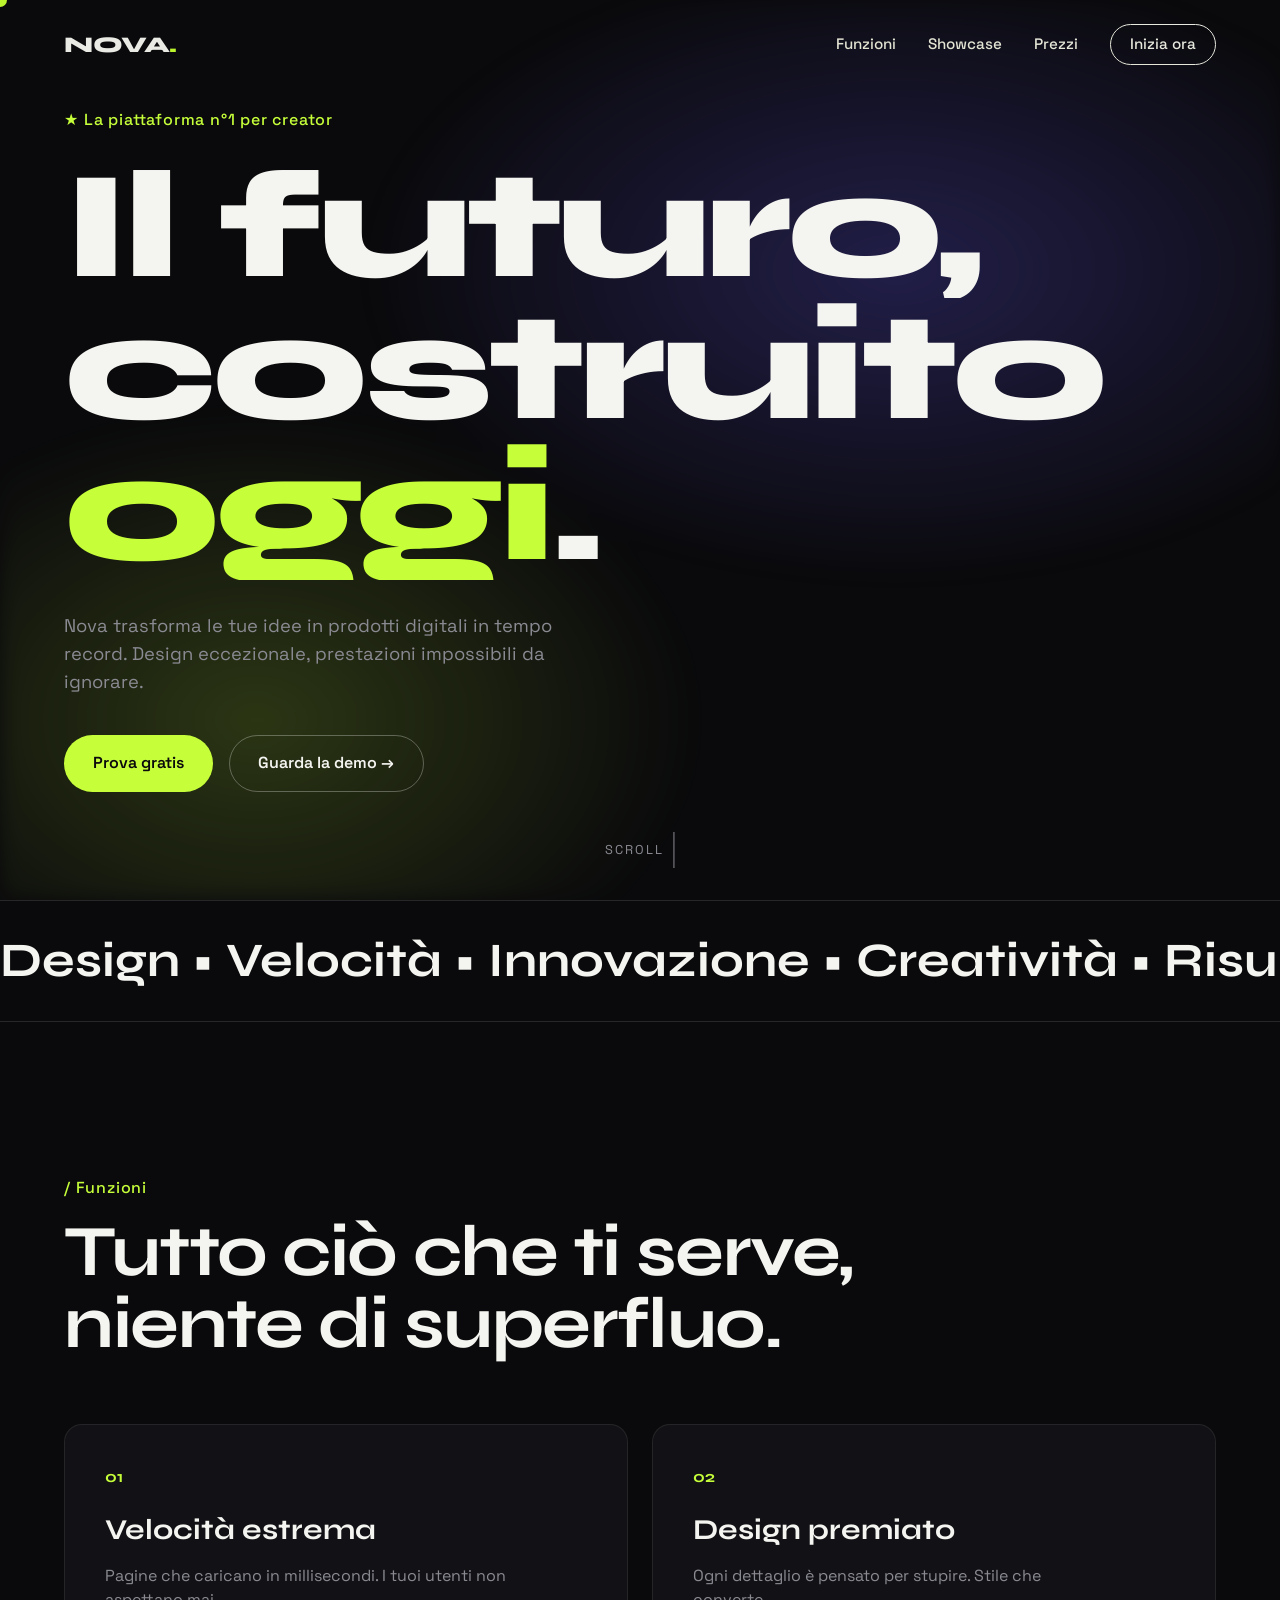
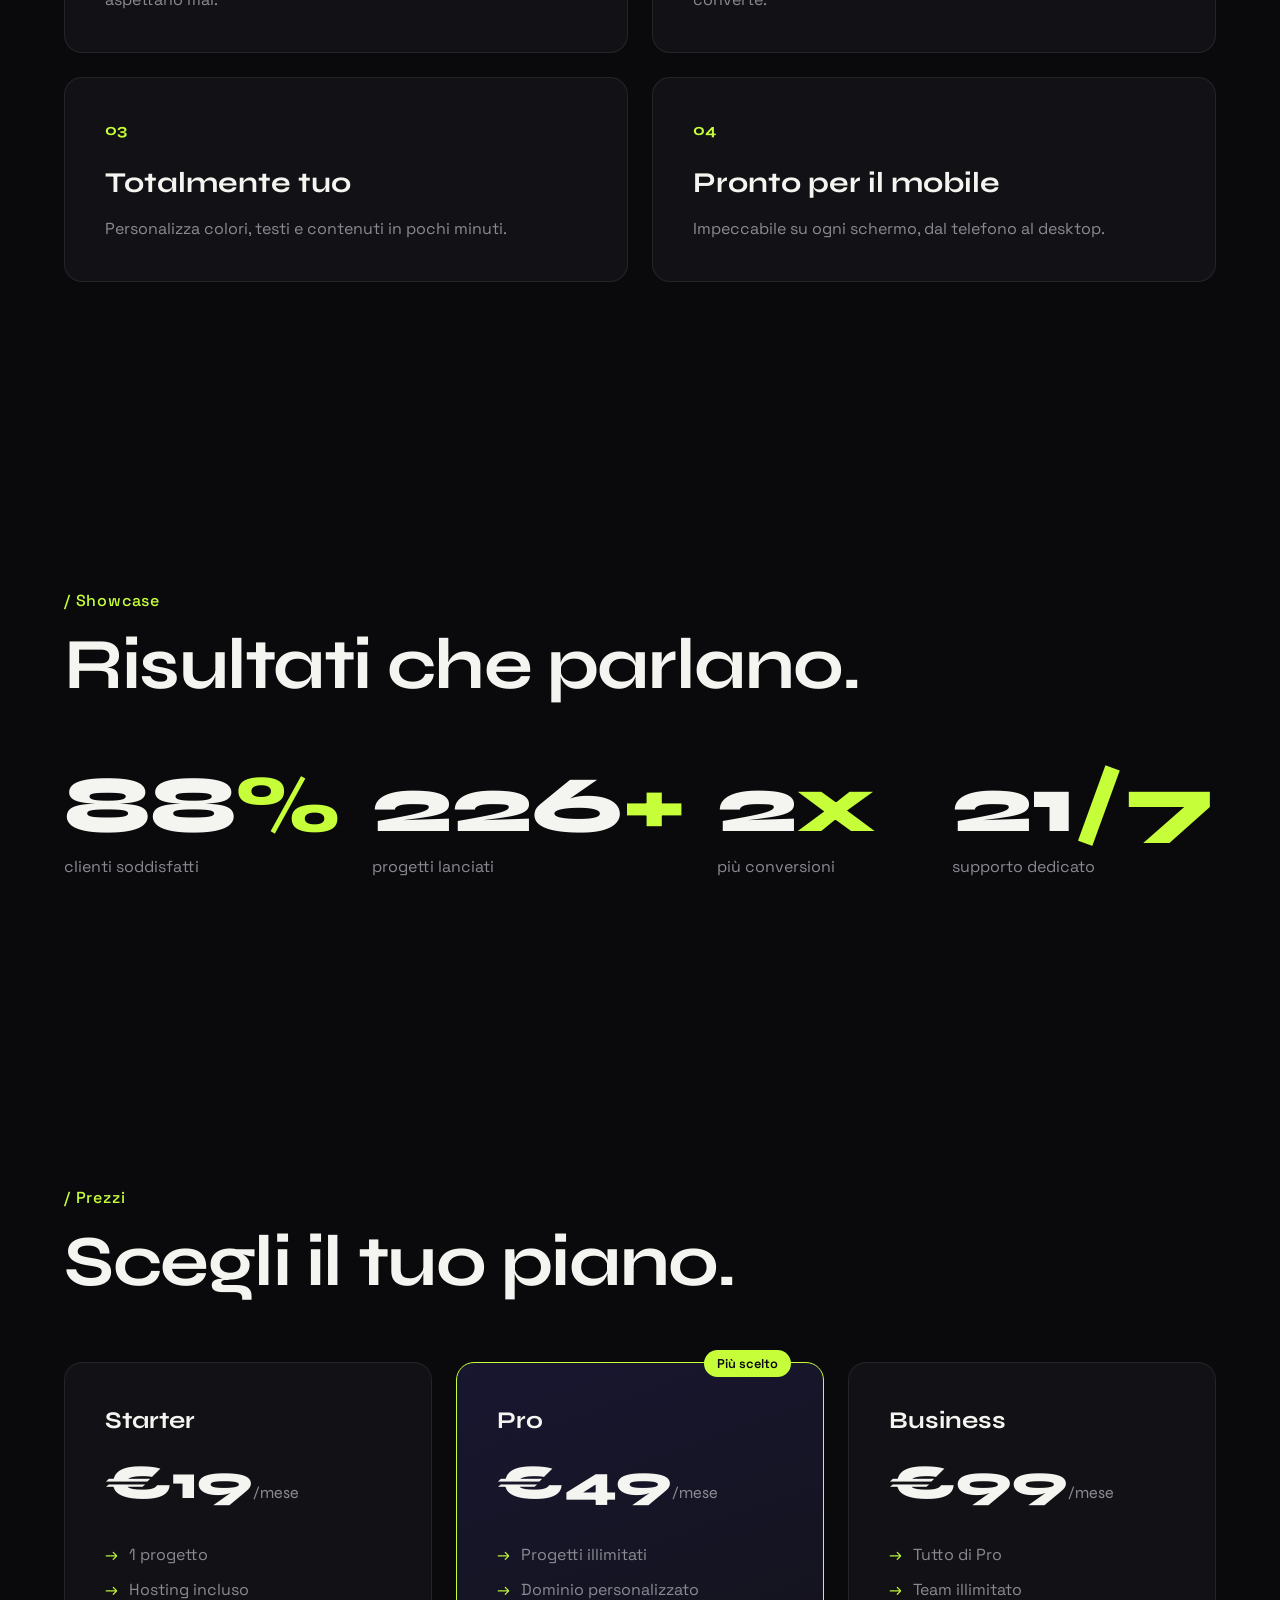
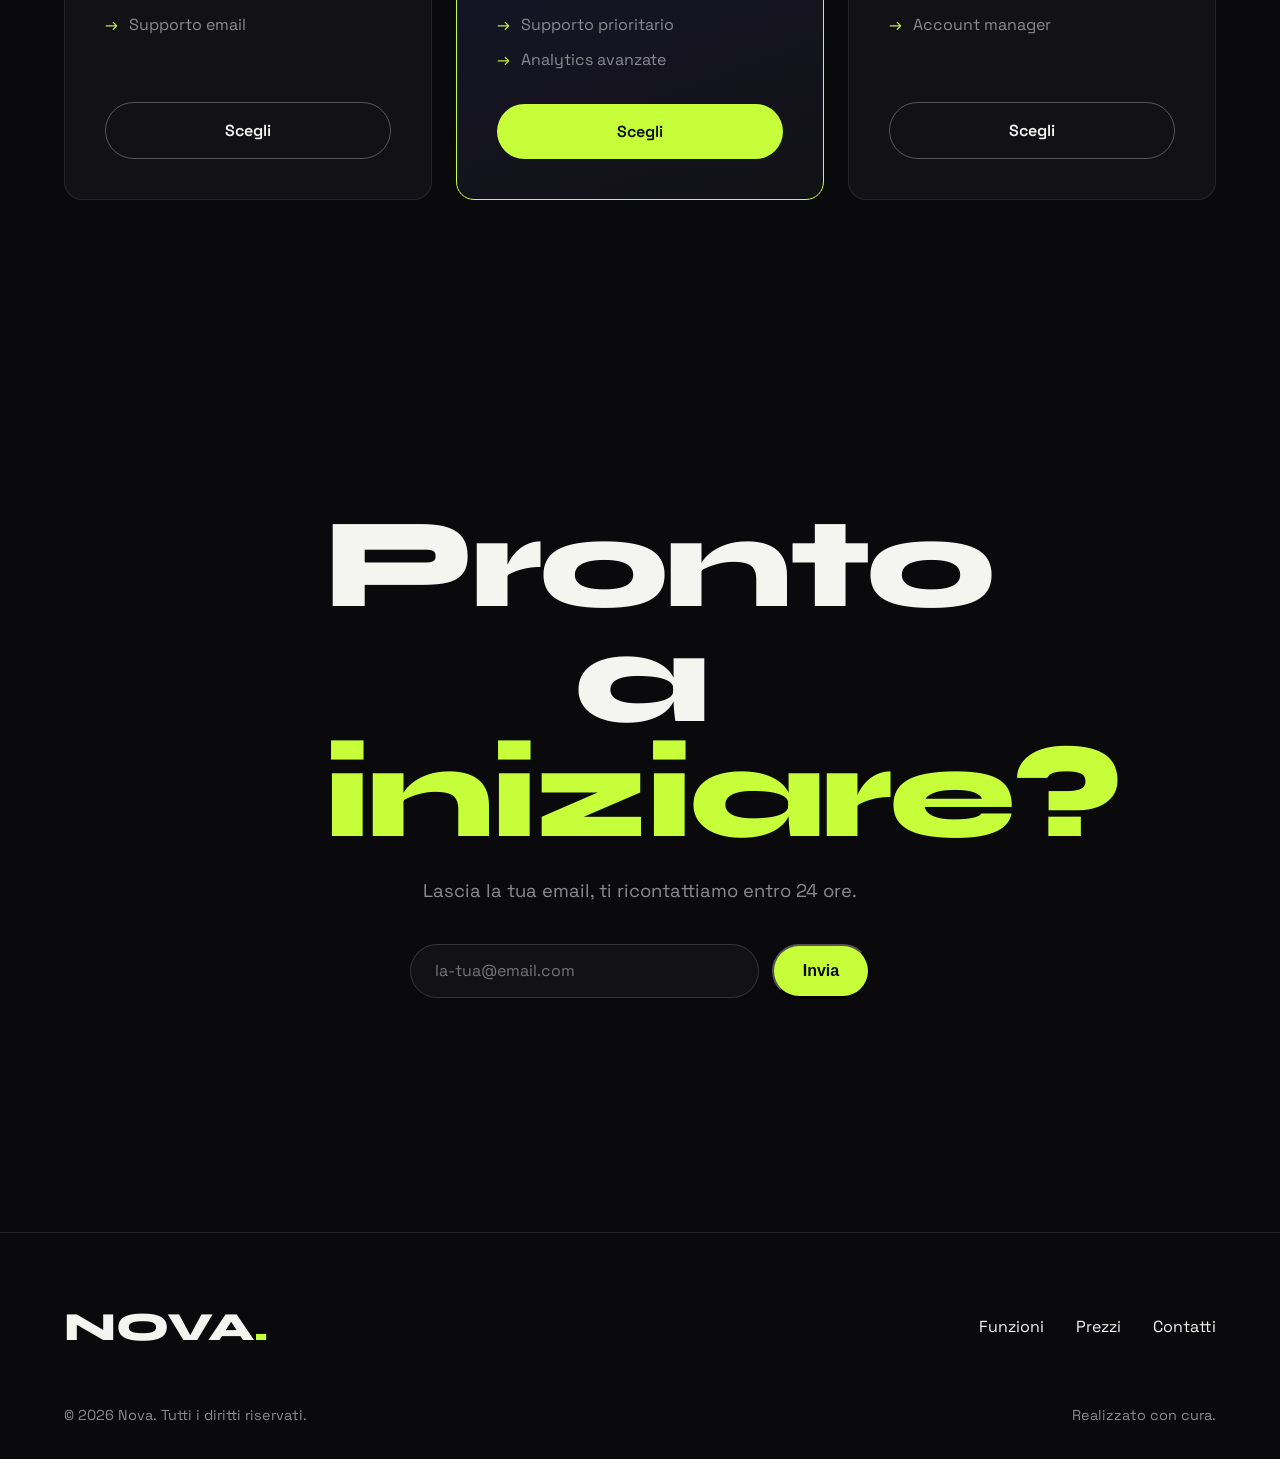
<file: index.html>
<!DOCTYPE html>
<html lang="it">
<head>
  <meta charset="UTF-8" />
  <meta name="viewport" content="width=device-width, initial-scale=1.0" />
  <title>Nova — Il futuro, oggi.</title>
  <meta name="description" content="Nova è la piattaforma che trasforma le tue idee in prodotti digitali in tempo record. Veloce, elegante, potente." />

  <!-- Open Graph (anteprima quando condividi il link) -->
  <meta property="og:title" content="Nova — Il futuro, oggi." />
  <meta property="og:description" content="Trasforma le tue idee in prodotti digitali in tempo record." />
  <meta property="og:type" content="website" />

  <link rel="preconnect" href="https://fonts.googleapis.com" />
  <link rel="preconnect" href="https://fonts.gstatic.com" crossorigin />
  <link href="https://fonts.googleapis.com/css2?family=Space+Grotesk:wght@400;500;600;700&family=Syne:wght@600;700;800&display=swap" rel="stylesheet" />
  <link rel="stylesheet" href="css/style.css" />
</head>
<body>
  <!-- Cursore personalizzato -->
  <div class="cursor" id="cursor"></div>

  <!-- Loader iniziale -->
  <div class="loader" id="loader">
    <span class="loader__num" id="loaderNum">0</span>
  </div>

  <!-- Navbar -->
  <header class="nav" id="nav">
    <a href="#hero" class="nav__logo" data-hover>NOVA<span>.</span></a>
    <nav class="nav__links">
      <a href="#features" data-hover>Funzioni</a>
      <a href="#showcase" data-hover>Showcase</a>
      <a href="#pricing" data-hover>Prezzi</a>
      <a href="#contact" class="nav__cta" data-hover>Inizia ora</a>
    </nav>
    <button class="nav__burger" id="burger" aria-label="Menu">
      <span></span><span></span>
    </button>
  </header>

  <main>
    <!-- HERO -->
    <section class="hero" id="hero">
      <div class="hero__bg"></div>
      <div class="hero__content">
        <p class="hero__eyebrow reveal">★ La piattaforma n°1 per creator</p>
        <h1 class="hero__title">
          <span class="line"><span>Il futuro,</span></span>
          <span class="line"><span>costruito <em>oggi</em>.</span></span>
        </h1>
        <p class="hero__sub reveal">Nova trasforma le tue idee in prodotti digitali in tempo record. Design eccezionale, prestazioni impossibili da ignorare.</p>
        <div class="hero__actions reveal">
          <a href="#contact" class="btn btn--primary" data-hover>Prova gratis</a>
          <a href="#showcase" class="btn btn--ghost" data-hover>Guarda la demo →</a>
        </div>
      </div>
      <div class="hero__scroll">scroll <span></span></div>
    </section>

    <!-- MARQUEE -->
    <section class="marquee" aria-hidden="true">
      <div class="marquee__track">
        <span>Design • Velocità • Innovazione • Creatività • Risultati •&nbsp;</span>
        <span>Design • Velocità • Innovazione • Creatività • Risultati •&nbsp;</span>
      </div>
    </section>

    <!-- FEATURES -->
    <section class="features" id="features">
      <div class="section__head">
        <span class="section__tag reveal">/ Funzioni</span>
        <h2 class="section__title reveal">Tutto ciò che ti serve,<br/>niente di superfluo.</h2>
      </div>
      <div class="features__grid">
        <article class="feature reveal" data-hover>
          <span class="feature__num">01</span>
          <h3>Velocità estrema</h3>
          <p>Pagine che caricano in millisecondi. I tuoi utenti non aspettano mai.</p>
        </article>
        <article class="feature reveal" data-hover>
          <span class="feature__num">02</span>
          <h3>Design premiato</h3>
          <p>Ogni dettaglio è pensato per stupire. Stile che converte.</p>
        </article>
        <article class="feature reveal" data-hover>
          <span class="feature__num">03</span>
          <h3>Totalmente tuo</h3>
          <p>Personalizza colori, testi e contenuti in pochi minuti.</p>
        </article>
        <article class="feature reveal" data-hover>
          <span class="feature__num">04</span>
          <h3>Pronto per il mobile</h3>
          <p>Impeccabile su ogni schermo, dal telefono al desktop.</p>
        </article>
      </div>
    </section>

    <!-- SHOWCASE -->
    <section class="showcase" id="showcase">
      <div class="section__head">
        <span class="section__tag reveal">/ Showcase</span>
        <h2 class="section__title reveal">Risultati che parlano.</h2>
      </div>
      <div class="showcase__grid">
        <div class="stat reveal"><span class="stat__num" data-count="98">0</span><span class="stat__unit">%</span><p>clienti soddisfatti</p></div>
        <div class="stat reveal"><span class="stat__num" data-count="250">0</span><span class="stat__unit">+</span><p>progetti lanciati</p></div>
        <div class="stat reveal"><span class="stat__num" data-count="3">0</span><span class="stat__unit">x</span><p>più conversioni</p></div>
        <div class="stat reveal"><span class="stat__num" data-count="24">0</span><span class="stat__unit">/7</span><p>supporto dedicato</p></div>
      </div>
    </section>

    <!-- PRICING -->
    <section class="pricing" id="pricing">
      <div class="section__head">
        <span class="section__tag reveal">/ Prezzi</span>
        <h2 class="section__title reveal">Scegli il tuo piano.</h2>
      </div>
      <div class="pricing__grid">
        <article class="plan reveal" data-hover>
          <h3>Starter</h3>
          <p class="plan__price">€19<span>/mese</span></p>
          <ul>
            <li>1 progetto</li>
            <li>Hosting incluso</li>
            <li>Supporto email</li>
          </ul>
          <a href="#contact" class="btn btn--ghost" data-hover>Scegli</a>
        </article>
        <article class="plan plan--featured reveal" data-hover>
          <span class="plan__badge">Più scelto</span>
          <h3>Pro</h3>
          <p class="plan__price">€49<span>/mese</span></p>
          <ul>
            <li>Progetti illimitati</li>
            <li>Dominio personalizzato</li>
            <li>Supporto prioritario</li>
            <li>Analytics avanzate</li>
          </ul>
          <a href="#contact" class="btn btn--primary" data-hover>Scegli</a>
        </article>
        <article class="plan reveal" data-hover>
          <h3>Business</h3>
          <p class="plan__price">€99<span>/mese</span></p>
          <ul>
            <li>Tutto di Pro</li>
            <li>Team illimitato</li>
            <li>Account manager</li>
          </ul>
          <a href="#contact" class="btn btn--ghost" data-hover>Scegli</a>
        </article>
      </div>
    </section>

    <!-- CTA / CONTACT -->
    <section class="cta" id="contact">
      <h2 class="cta__title reveal">Pronto a<br/><em>iniziare?</em></h2>
      <p class="reveal">Lascia la tua email, ti ricontattiamo entro 24 ore.</p>
      <form class="cta__form reveal" id="contactForm">
        <input type="email" placeholder="la-tua@email.com" required aria-label="Email" />
        <button type="submit" class="btn btn--primary" data-hover>Invia</button>
      </form>
      <p class="cta__msg" id="formMsg"></p>
    </section>
  </main>

  <footer class="footer">
    <div class="footer__top">
      <span class="footer__logo">NOVA<span>.</span></span>
      <nav>
        <a href="#features" data-hover>Funzioni</a>
        <a href="#pricing" data-hover>Prezzi</a>
        <a href="#contact" data-hover>Contatti</a>
      </nav>
    </div>
    <div class="footer__bottom">
      <p>© 2026 Nova. Tutti i diritti riservati.</p>
      <p>Realizzato con cura.</p>
    </div>
  </footer>

  <script src="js/main.js"></script>
</body>
</html>
</file>
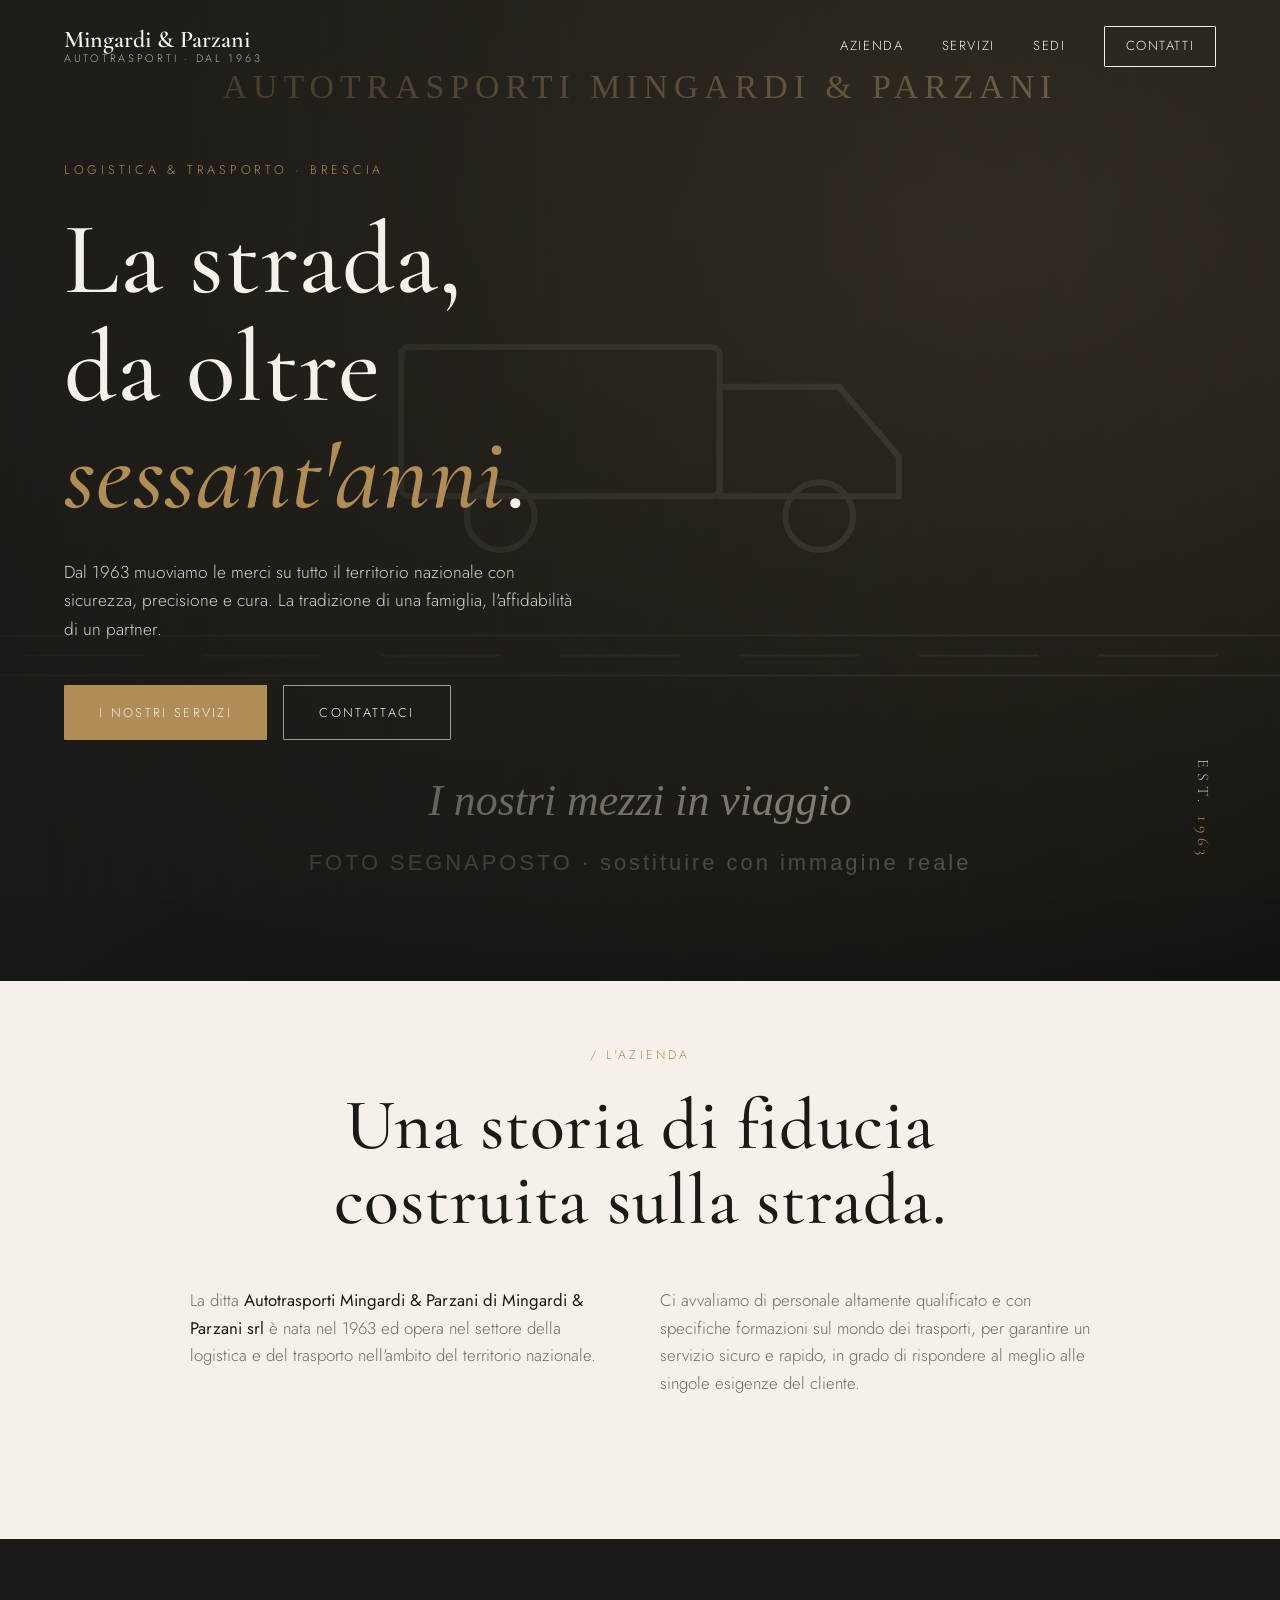
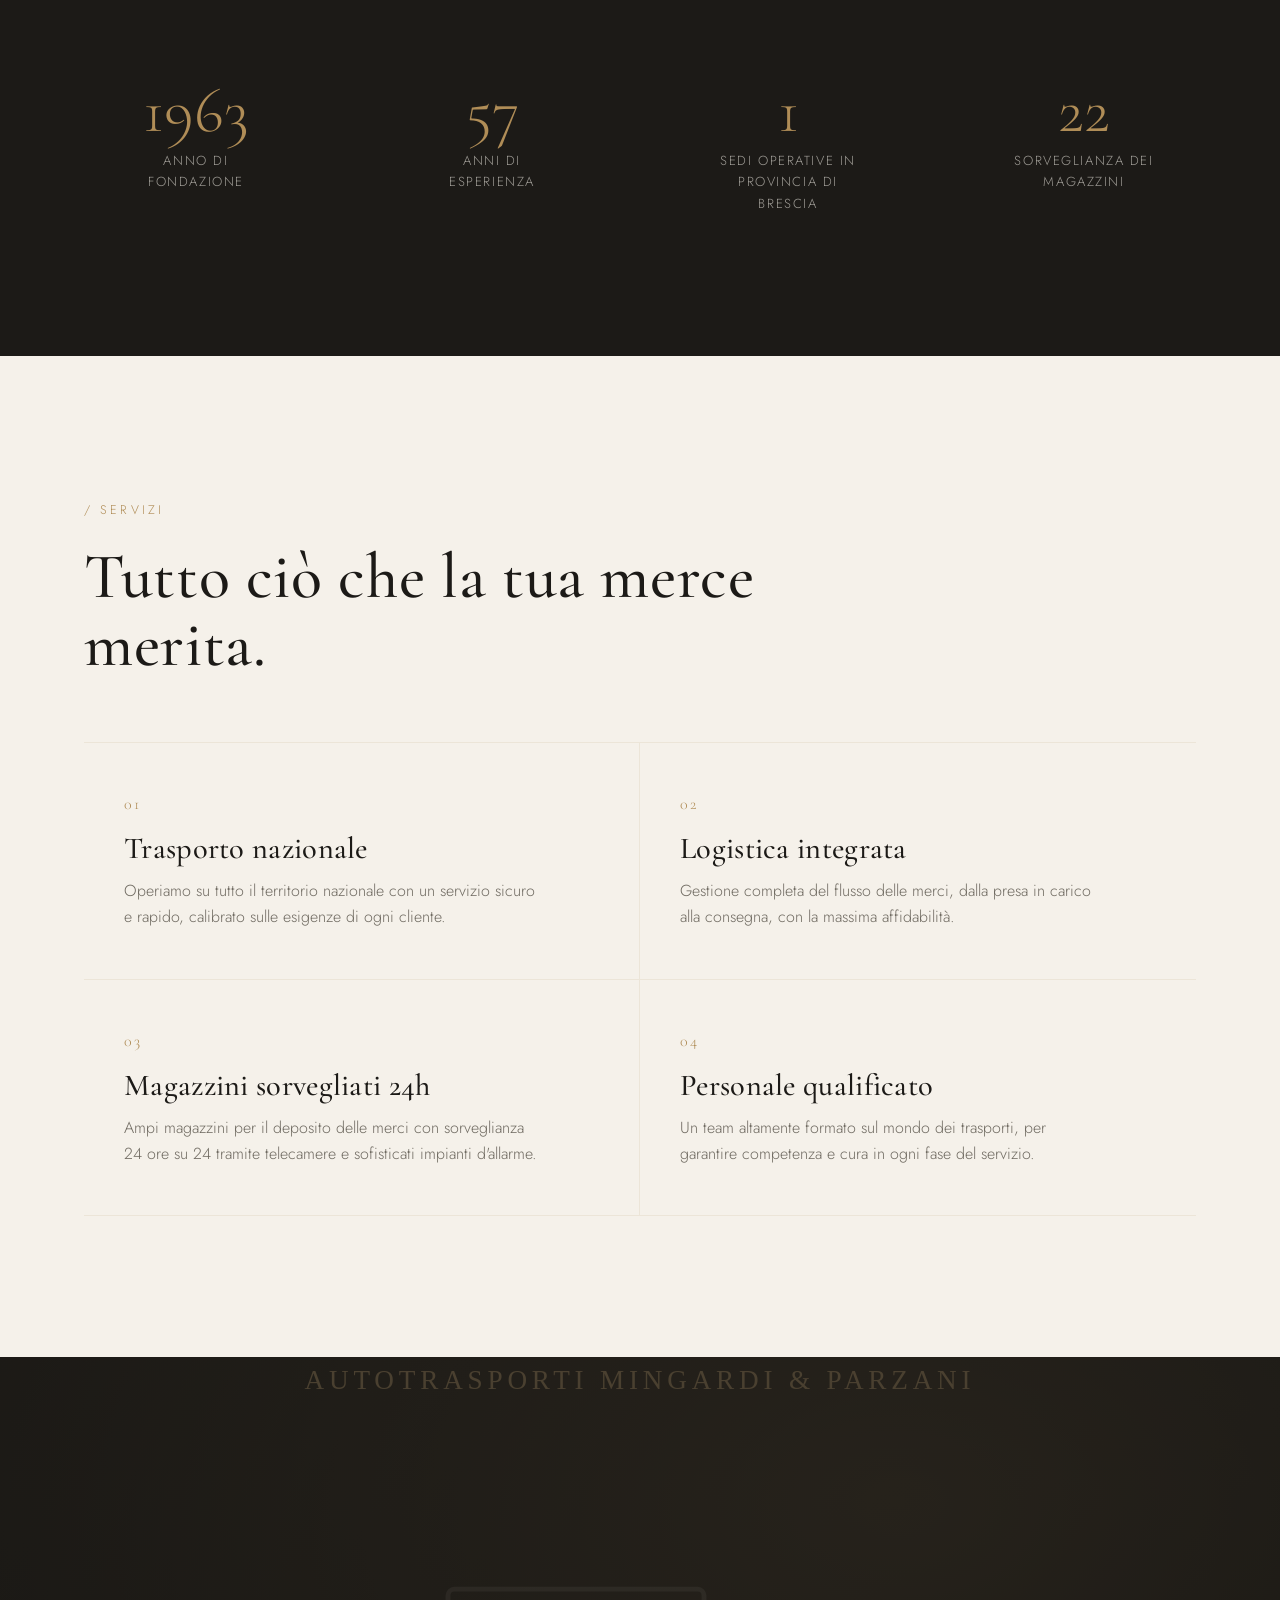
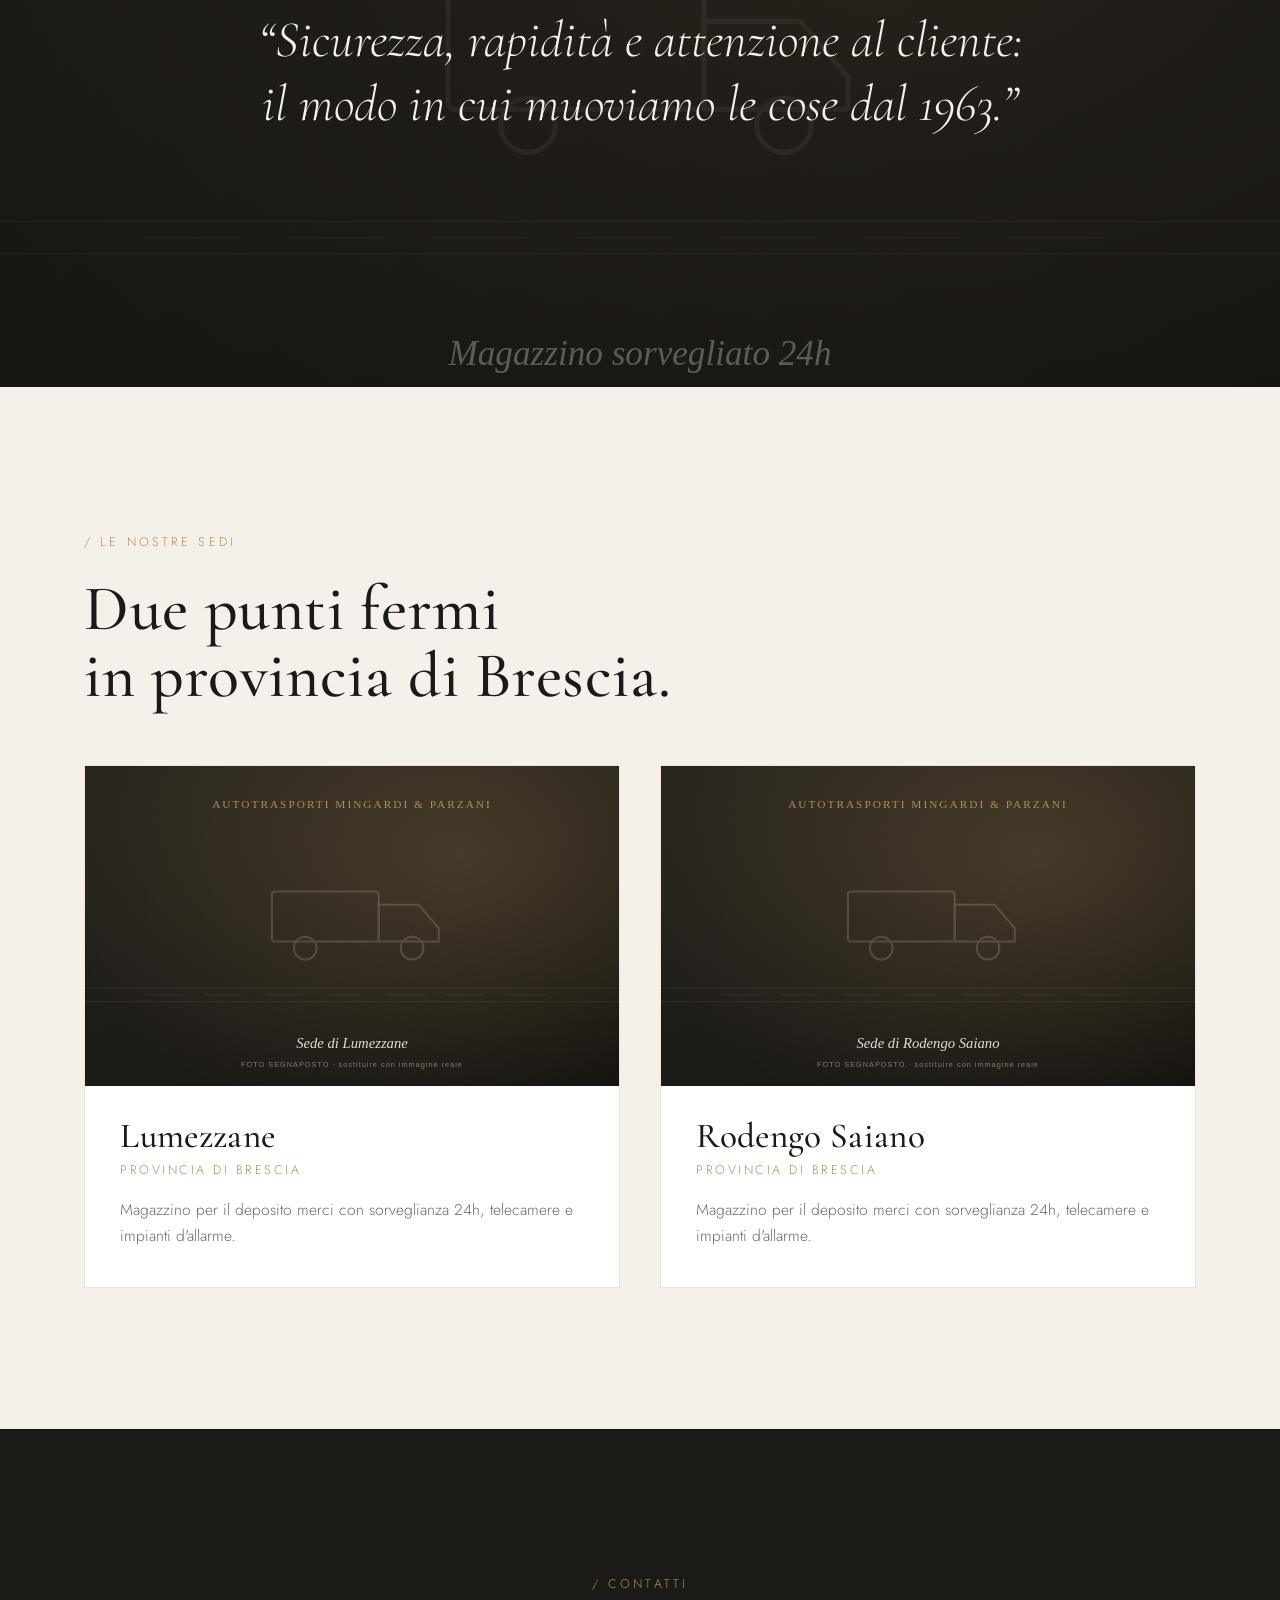
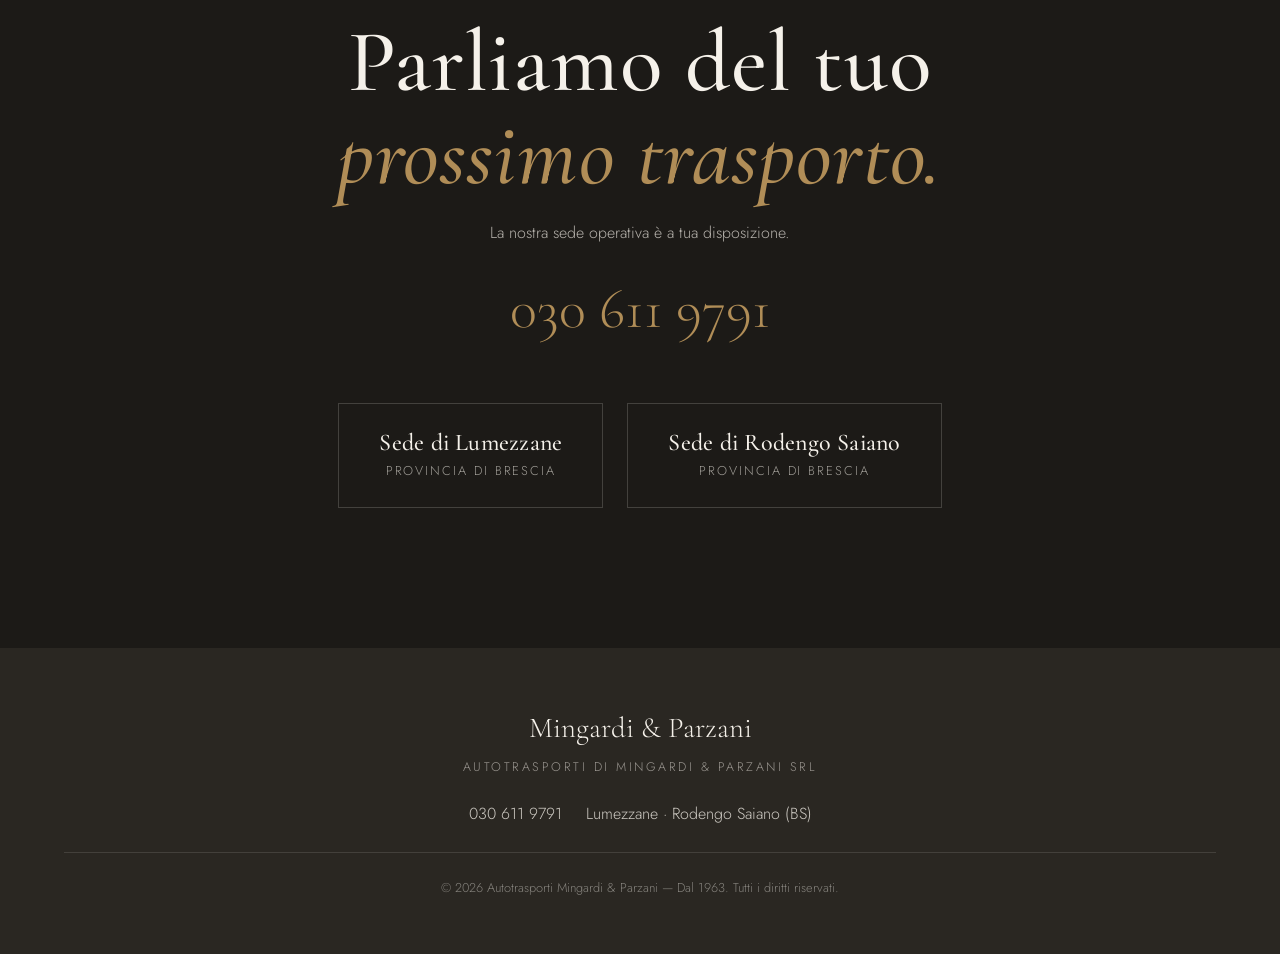
<file: clienti/autotrasporti-mingardi-parzani/index.html>
<!DOCTYPE html>
<html lang="it">
<head>
  <meta charset="UTF-8" />
  <meta name="viewport" content="width=device-width, initial-scale=1.0" />
  <title>Autotrasporti Mingardi &amp; Parzani — Logistica e trasporti dal 1963</title>
  <meta name="description" content="Autotrasporti Mingardi & Parzani, dal 1963 nel settore della logistica e del trasporto nazionale. Due sedi a Lumezzane e Rodengo Saiano (Brescia), magazzini sorvegliati 24h." />

  <meta property="og:title" content="Autotrasporti Mingardi & Parzani — dal 1963" />
  <meta property="og:description" content="Logistica e trasporto nazionale. Sicuro, rapido, affidabile." />
  <meta property="og:type" content="website" />

  <link rel="preconnect" href="https://fonts.googleapis.com" />
  <link rel="preconnect" href="https://fonts.gstatic.com" crossorigin />
  <link href="https://fonts.googleapis.com/css2?family=Cormorant+Garamond:wght@400;500;600&family=Jost:wght@300;400;500&display=swap" rel="stylesheet" />
  <link rel="stylesheet" href="css/style.css" />
</head>
<body>
  <!-- Loader -->
  <div class="loader" id="loader">
    <span class="loader__name">Mingardi &amp; Parzani</span>
    <span class="loader__line"></span>
  </div>

  <!-- Navbar -->
  <header class="nav" id="nav">
    <a href="#top" class="nav__brand">
      <span class="nav__brand-main">Mingardi &amp; Parzani</span>
      <span class="nav__brand-sub">Autotrasporti · dal 1963</span>
    </a>
    <nav class="nav__links" id="navLinks">
      <a href="#azienda">Azienda</a>
      <a href="#servizi">Servizi</a>
      <a href="#sedi">Sedi</a>
      <a href="#contatti" class="nav__cta">Contatti</a>
    </nav>
    <button class="nav__burger" id="burger" aria-label="Apri menu"><span></span><span></span><span></span></button>
  </header>

  <main id="top">
    <!-- HERO -->
    <section class="hero">
      <div class="hero__media">
        <img src="assets/hero.svg" alt="Trasporto su strada" />
        <div class="hero__overlay"></div>
      </div>
      <div class="hero__content">
        <p class="hero__eyebrow fade">Logistica &amp; Trasporto · Brescia</p>
        <h1 class="hero__title">
          <span class="fade-up">La strada,</span>
          <span class="fade-up">da oltre <em>sessant'anni</em>.</span>
        </h1>
        <p class="hero__sub fade">Dal 1963 muoviamo le merci su tutto il territorio nazionale con sicurezza, precisione e cura. La tradizione di una famiglia, l'affidabilità di un partner.</p>
        <div class="hero__actions fade">
          <a href="#servizi" class="btn btn--solid">I nostri servizi</a>
          <a href="#contatti" class="btn btn--line">Contattaci</a>
        </div>
      </div>
      <div class="hero__est">EST. <span>1963</span></div>
    </section>

    <!-- INTRO / AZIENDA -->
    <section class="intro" id="azienda">
      <span class="kicker reveal">/ L'azienda</span>
      <h2 class="intro__title reveal">Una storia di fiducia<br/>costruita sulla strada.</h2>
      <div class="intro__cols">
        <p class="reveal">La ditta <strong>Autotrasporti Mingardi &amp; Parzani di Mingardi &amp; Parzani srl</strong> è nata nel 1963 ed opera nel settore della logistica e del trasporto nell'ambito del territorio nazionale.</p>
        <p class="reveal">Ci avvaliamo di personale altamente qualificato e con specifiche formazioni sul mondo dei trasporti, per garantire un servizio sicuro e rapido, in grado di rispondere al meglio alle singole esigenze del cliente.</p>
      </div>
    </section>

    <!-- NUMERI -->
    <section class="stats">
      <div class="stat reveal"><span class="stat__num" data-count="1963">1963</span><p>anno di fondazione</p></div>
      <div class="stat reveal"><span class="stat__num" data-count="60">0</span><span class="stat__plus">+</span><p>anni di esperienza</p></div>
      <div class="stat reveal"><span class="stat__num" data-count="2">0</span><p>sedi operative in provincia di Brescia</p></div>
      <div class="stat reveal"><span class="stat__num" data-count="24">0</span><span class="stat__plus">h</span><p>sorveglianza dei magazzini</p></div>
    </section>

    <!-- SERVIZI -->
    <section class="services" id="servizi">
      <div class="services__head">
        <span class="kicker reveal">/ Servizi</span>
        <h2 class="reveal">Tutto ciò che la tua merce<br/>merita.</h2>
      </div>
      <div class="services__grid">
        <article class="service reveal">
          <span class="service__num">01</span>
          <h3>Trasporto nazionale</h3>
          <p>Operiamo su tutto il territorio nazionale con un servizio sicuro e rapido, calibrato sulle esigenze di ogni cliente.</p>
        </article>
        <article class="service reveal">
          <span class="service__num">02</span>
          <h3>Logistica integrata</h3>
          <p>Gestione completa del flusso delle merci, dalla presa in carico alla consegna, con la massima affidabilità.</p>
        </article>
        <article class="service reveal">
          <span class="service__num">03</span>
          <h3>Magazzini sorvegliati 24h</h3>
          <p>Ampi magazzini per il deposito delle merci con sorveglianza 24 ore su 24 tramite telecamere e sofisticati impianti d'allarme.</p>
        </article>
        <article class="service reveal">
          <span class="service__num">04</span>
          <h3>Personale qualificato</h3>
          <p>Un team altamente formato sul mondo dei trasporti, per garantire competenza e cura in ogni fase del servizio.</p>
        </article>
      </div>
    </section>

    <!-- BANNER IMMAGINE -->
    <section class="banner">
      <img src="assets/magazzino.svg" alt="Magazzino logistico" />
      <div class="banner__overlay"></div>
      <blockquote class="banner__quote reveal">
        “Sicurezza, rapidità e attenzione al cliente:<br/>il modo in cui muoviamo le cose dal 1963.”
      </blockquote>
    </section>

    <!-- SEDI -->
    <section class="sedi" id="sedi">
      <div class="sedi__head">
        <span class="kicker reveal">/ Le nostre sedi</span>
        <h2 class="reveal">Due punti fermi<br/>in provincia di Brescia.</h2>
      </div>
      <div class="sedi__grid">
        <article class="sede reveal">
          <img src="assets/lumezzane.svg" alt="Sede di Lumezzane" />
          <div class="sede__body">
            <h3>Lumezzane</h3>
            <p>Provincia di Brescia</p>
            <p class="sede__note">Magazzino per il deposito merci con sorveglianza 24h, telecamere e impianti d'allarme.</p>
          </div>
        </article>
        <article class="sede reveal">
          <img src="assets/rodengo.svg" alt="Sede di Rodengo Saiano" />
          <div class="sede__body">
            <h3>Rodengo Saiano</h3>
            <p>Provincia di Brescia</p>
            <p class="sede__note">Magazzino per il deposito merci con sorveglianza 24h, telecamere e impianti d'allarme.</p>
          </div>
        </article>
      </div>
    </section>

    <!-- CONTATTI -->
    <section class="contact" id="contatti">
      <span class="kicker reveal">/ Contatti</span>
      <h2 class="contact__title reveal">Parliamo del tuo<br/><em>prossimo trasporto.</em></h2>
      <p class="contact__lead reveal">La nostra sede operativa è a tua disposizione.</p>
      <a href="tel:+390306119791" class="contact__phone reveal">030 611 9791</a>
      <div class="contact__cards">
        <div class="contact__card reveal">
          <h4>Sede di Lumezzane</h4>
          <p>Provincia di Brescia</p>
        </div>
        <div class="contact__card reveal">
          <h4>Sede di Rodengo Saiano</h4>
          <p>Provincia di Brescia</p>
        </div>
      </div>
    </section>
  </main>

  <footer class="footer">
    <div class="footer__brand">
      <span class="footer__name">Mingardi &amp; Parzani</span>
      <span class="footer__sub">Autotrasporti di Mingardi &amp; Parzani srl</span>
    </div>
    <div class="footer__info">
      <a href="tel:+390306119791">030 611 9791</a>
      <span>Lumezzane · Rodengo Saiano (BS)</span>
    </div>
    <p class="footer__copy">© 2026 Autotrasporti Mingardi &amp; Parzani — Dal 1963. Tutti i diritti riservati.</p>
  </footer>

  <script src="js/main.js"></script>
</body>
</html>
</file>
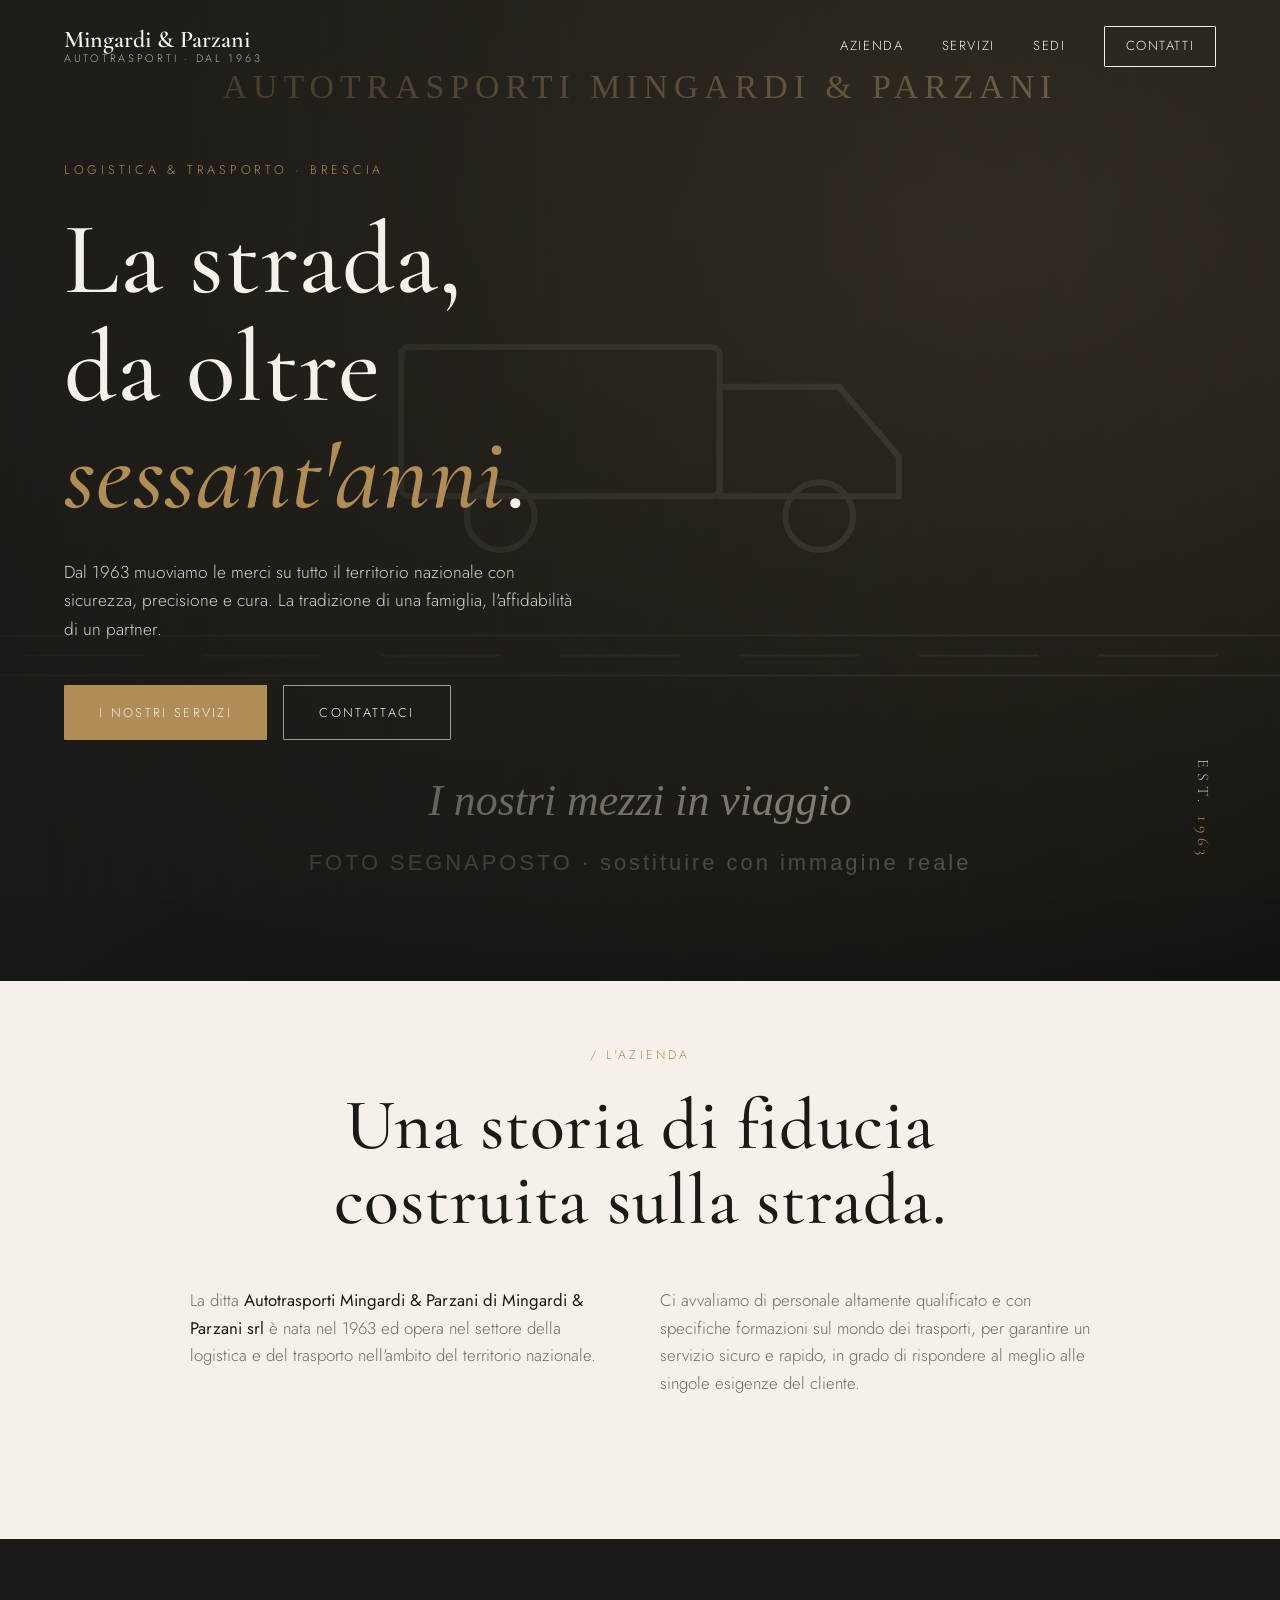
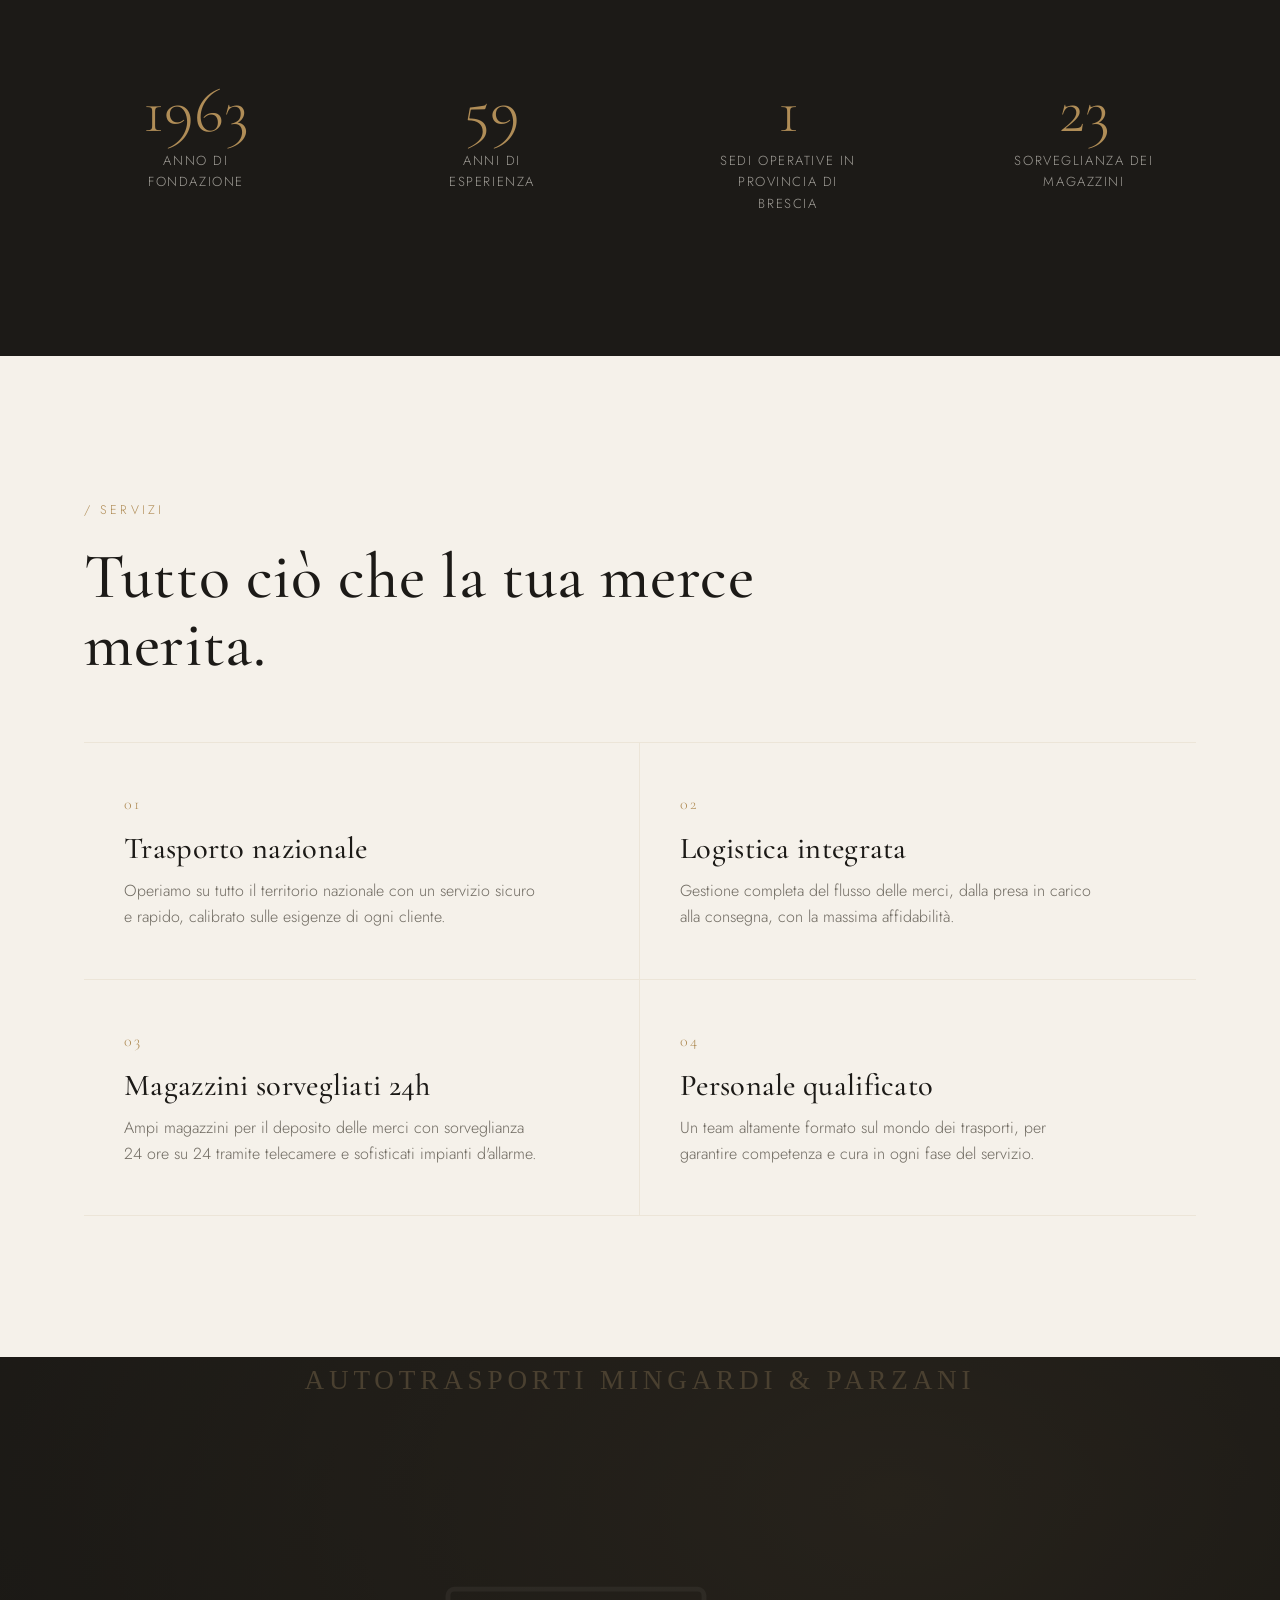
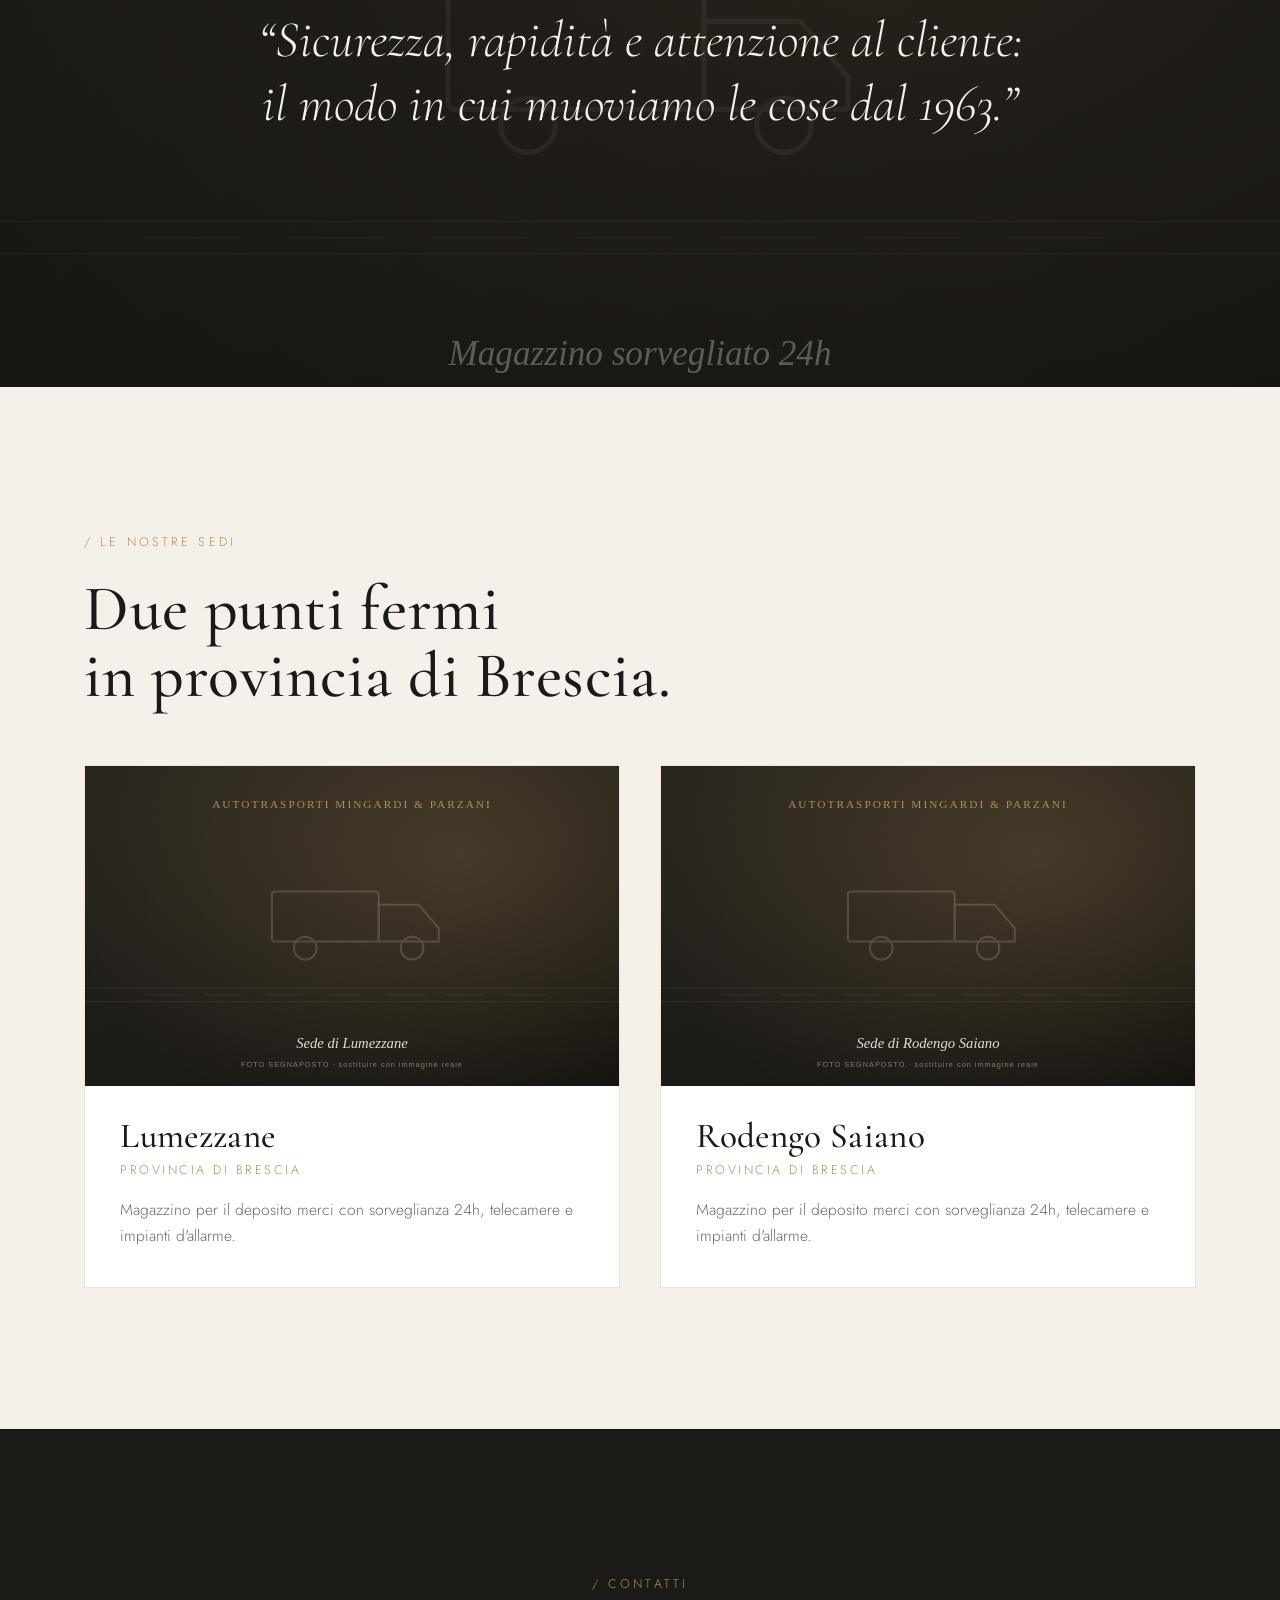
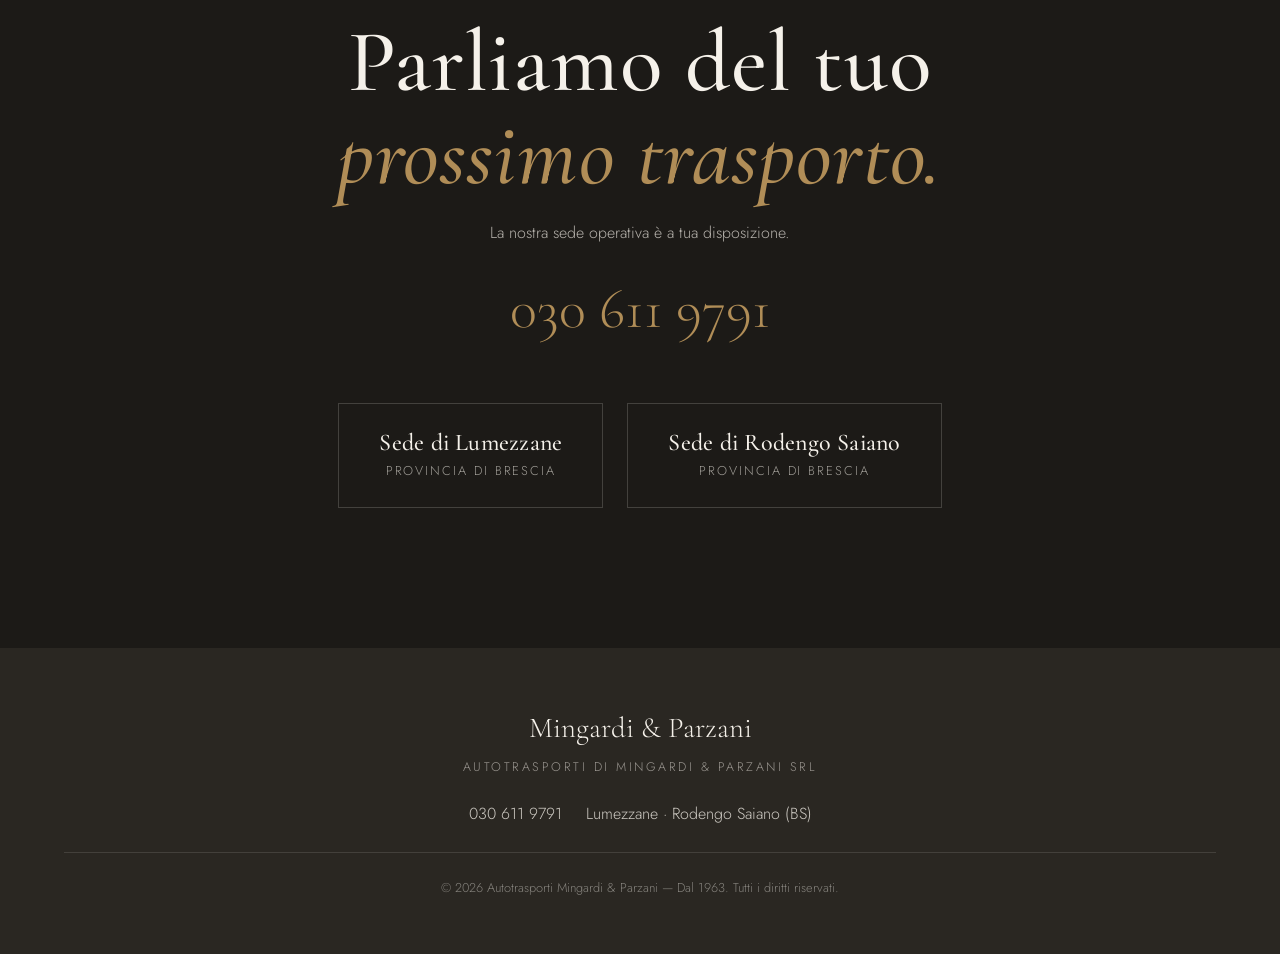
<file: Autotrasporti-Mingardi-Parzani.html>
<!DOCTYPE html>
<html lang="it">
<head>
  <meta charset="UTF-8" />
  <meta name="viewport" content="width=device-width, initial-scale=1.0" />
  <title>Autotrasporti Mingardi &amp; Parzani — Logistica e trasporti dal 1963</title>
  <meta name="description" content="Autotrasporti Mingardi & Parzani, dal 1963 nel settore della logistica e del trasporto nazionale. Due sedi a Lumezzane e Rodengo Saiano (Brescia), magazzini sorvegliati 24h." />

  <meta property="og:title" content="Autotrasporti Mingardi & Parzani — dal 1963" />
  <meta property="og:description" content="Logistica e trasporto nazionale. Sicuro, rapido, affidabile." />
  <meta property="og:type" content="website" />

  <link rel="preconnect" href="https://fonts.googleapis.com" />
  <link rel="preconnect" href="https://fonts.gstatic.com" crossorigin />
  <link href="https://fonts.googleapis.com/css2?family=Cormorant+Garamond:wght@400;500;600&family=Jost:wght@300;400;500&display=swap" rel="stylesheet" />
  <style>
/* ============================================
   Autotrasporti Mingardi & Parzani
   Stile elegante / boutique (ispirato a hotel di charme)
   Personalizza colori e font qui sotto in :root
============================================ */
:root {
  --ink: #1c1a17;          /* antracite caldo */
  --ink-soft: #2a2722;
  --cream: #f5f1ea;        /* avorio di sfondo */
  --cream-2: #ece5d8;
  --gold: #b08d57;         /* accento oro/bronzo */
  --gold-dark: #977441;
  --text-muted: #6f6a61;
  --ease: cubic-bezier(0.22, 1, 0.36, 1);
  --maxw: 1240px;
}

*, *::before, *::after { box-sizing: border-box; margin: 0; padding: 0; }
html { scroll-behavior: smooth; }
body {
  background: var(--cream);
  color: var(--ink);
  font-family: 'Jost', system-ui, sans-serif;
  font-weight: 300;
  line-height: 1.65;
  -webkit-font-smoothing: antialiased;
  overflow-x: hidden;
}
a { color: inherit; text-decoration: none; }
img { display: block; width: 100%; height: 100%; object-fit: cover; }

h1, h2, h3, h4, .serif {
  font-family: 'Cormorant Garamond', Georgia, serif;
  font-weight: 500;
  line-height: 1.05;
  letter-spacing: 0.01em;
}

/* ---------- Loader ---------- */
.loader {
  position: fixed; inset: 0; z-index: 1000;
  background: var(--ink);
  display: flex; flex-direction: column; align-items: center; justify-content: center; gap: 1.2rem;
  transition: opacity .8s var(--ease), visibility .8s var(--ease);
}
.loader.is-done { opacity: 0; visibility: hidden; }
.loader__name { font-family: 'Cormorant Garamond', serif; color: var(--cream); font-size: clamp(1.8rem, 5vw, 3rem); letter-spacing: .04em; }
.loader__line { width: 0; height: 1px; background: var(--gold); animation: loadLine 1.6s var(--ease) forwards; }
@keyframes loadLine { to { width: 180px; } }

/* ---------- Navbar ---------- */
.nav {
  position: fixed; top: 0; left: 0; right: 0; z-index: 100;
  display: flex; align-items: center; justify-content: space-between;
  padding: 1.6rem clamp(1.2rem, 5vw, 4rem);
  transition: background .5s var(--ease), padding .5s var(--ease), box-shadow .5s var(--ease);
}
.nav.is-scrolled { background: rgba(245,241,234,.92); backdrop-filter: blur(10px); padding-block: 1rem; box-shadow: 0 1px 0 rgba(28,26,23,.08); }
.nav__brand { display: flex; flex-direction: column; line-height: 1.1; }
.nav__brand-main { font-family: 'Cormorant Garamond', serif; font-size: 1.5rem; font-weight: 600; }
.nav__brand-sub { font-size: .68rem; letter-spacing: .25em; text-transform: uppercase; color: var(--text-muted); }
.nav:not(.is-scrolled) .nav__brand-main,
.nav:not(.is-scrolled) .nav__links a { color: var(--cream); }
.nav:not(.is-scrolled) .nav__brand-sub { color: rgba(245,241,234,.7); }
.nav__links { display: flex; align-items: center; gap: 2.4rem; }
.nav__links a { font-size: .82rem; letter-spacing: .12em; text-transform: uppercase; position: relative; transition: color .3s; }
.nav__links a:not(.nav__cta)::after { content: ""; position: absolute; left: 0; bottom: -4px; width: 0; height: 1px; background: var(--gold); transition: width .4s var(--ease); }
.nav__links a:not(.nav__cta):hover::after { width: 100%; }
.nav__cta { border: 1px solid currentColor; padding: .55rem 1.3rem; border-radius: 1px; }
.nav__cta:hover { background: var(--gold); border-color: var(--gold); color: var(--cream) !important; }
.nav__burger { display: none; flex-direction: column; gap: 5px; background: none; border: 0; cursor: pointer; z-index: 101; }
.nav__burger span { width: 26px; height: 1.5px; background: currentColor; transition: .3s var(--ease); }
.nav:not(.is-scrolled) .nav__burger { color: var(--cream); }

/* ---------- Bottoni ---------- */
.btn {
  display: inline-flex; align-items: center; justify-content: center;
  padding: 1rem 2.2rem; font-size: .8rem; letter-spacing: .18em; text-transform: uppercase;
  border-radius: 1px; transition: all .4s var(--ease);
}
.btn--solid { background: var(--gold); color: var(--cream); }
.btn--solid:hover { background: var(--cream); color: var(--ink); }
.btn--line { border: 1px solid rgba(245,241,234,.6); color: var(--cream); }
.btn--line:hover { background: var(--cream); color: var(--ink); border-color: var(--cream); }

/* ---------- HERO ---------- */
.hero { position: relative; min-height: 100vh; display: flex; align-items: center; padding: 0 clamp(1.2rem, 5vw, 5rem); }
.hero__media { position: absolute; inset: 0; z-index: -1; }
.hero__media img { transform: scale(1.05); animation: kenburns 14s ease-out forwards; filter: grayscale(.2) brightness(.85) sepia(.15); }
@keyframes kenburns { to { transform: scale(1.18); } }
.hero__overlay { position: absolute; inset: 0; background: linear-gradient(90deg, rgba(28,26,23,.75) 0%, rgba(28,26,23,.45) 55%, rgba(28,26,23,.25) 100%); }
.hero__content { position: relative; max-width: 720px; color: var(--cream); }
.hero__eyebrow { font-size: .78rem; letter-spacing: .3em; text-transform: uppercase; color: var(--gold); margin-bottom: 1.6rem; }
.hero__title { font-size: clamp(2.8rem, 8vw, 6.5rem); margin-bottom: 1.8rem; }
.hero__title span { display: block; }
.hero__title em { color: var(--gold); font-style: italic; }
.hero__sub { max-width: 520px; font-weight: 300; font-size: 1.08rem; color: rgba(245,241,234,.85); margin-bottom: 2.6rem; }
.hero__actions { display: flex; gap: 1rem; flex-wrap: wrap; }
.hero__est { position: absolute; right: clamp(1.2rem, 5vw, 5rem); bottom: 2.5rem; color: rgba(245,241,234,.75); font-family: 'Cormorant Garamond', serif; font-size: 1rem; letter-spacing: .3em; writing-mode: vertical-rl; }
.hero__est span { color: var(--gold); }

/* ---------- Kicker comune ---------- */
.kicker { display: inline-block; font-size: .78rem; letter-spacing: .25em; text-transform: uppercase; color: var(--gold); margin-bottom: 1.4rem; }

/* ---------- Sezioni ---------- */
section { padding: clamp(5rem, 11vw, 9rem) clamp(1.2rem, 5vw, 5rem); }

/* INTRO */
.intro { max-width: var(--maxw); margin: 0 auto; text-align: center; }
.intro__title { font-size: clamp(2.2rem, 6vw, 4.5rem); margin-bottom: 3rem; }
.intro__cols { display: grid; grid-template-columns: 1fr 1fr; gap: 2.5rem; max-width: 900px; margin: 0 auto; text-align: left; }
.intro__cols p { color: var(--text-muted); font-size: 1.05rem; }
.intro__cols strong { color: var(--ink); font-weight: 400; }

/* STATS */
.stats { background: var(--ink); color: var(--cream); display: grid; grid-template-columns: repeat(4, 1fr); gap: 2rem; text-align: center; }
.stat { display: flex; flex-direction: column; align-items: center; gap: .4rem; }
.stat__num { font-family: 'Cormorant Garamond', serif; font-size: clamp(2.5rem, 6vw, 4rem); color: var(--gold); line-height: 1; }
.stat__plus { display: none; }
.stat p { font-size: .82rem; letter-spacing: .12em; text-transform: uppercase; color: rgba(245,241,234,.6); max-width: 18ch; }

/* SERVIZI */
.services { max-width: var(--maxw); margin: 0 auto; }
.services__head { margin-bottom: 4rem; }
.services__head h2 { font-size: clamp(2rem, 5vw, 4rem); }
.services__grid { display: grid; grid-template-columns: repeat(2, 1fr); gap: 0; border-top: 1px solid var(--cream-2); }
.service { padding: 3rem 2.5rem; border-bottom: 1px solid var(--cream-2); border-right: 1px solid var(--cream-2); transition: background .4s var(--ease); }
.service:nth-child(2n) { border-right: 0; }
.service:hover { background: var(--cream-2); }
.service__num { font-family: 'Cormorant Garamond', serif; font-size: 1rem; color: var(--gold); letter-spacing: .1em; }
.service h3 { font-size: 1.9rem; margin: 1rem 0 .8rem; }
.service p { color: var(--text-muted); max-width: 46ch; }

/* BANNER */
.banner { position: relative; min-height: 70vh; display: flex; align-items: center; justify-content: center; text-align: center; padding: 4rem 1.5rem; }
.banner img { position: absolute; inset: 0; z-index: -1; filter: grayscale(.25) brightness(.7) sepia(.12); }
.banner__overlay { position: absolute; inset: 0; background: rgba(28,26,23,.5); }
.banner__quote { position: relative; color: var(--cream); font-family: 'Cormorant Garamond', serif; font-style: italic; font-size: clamp(1.6rem, 4.5vw, 3.2rem); line-height: 1.25; max-width: 900px; }

/* SEDI */
.sedi { max-width: var(--maxw); margin: 0 auto; }
.sedi__head { margin-bottom: 3.5rem; }
.sedi__head h2 { font-size: clamp(2rem, 5vw, 4rem); }
.sedi__grid { display: grid; grid-template-columns: 1fr 1fr; gap: 2.5rem; }
.sede { background: #fff; border: 1px solid var(--cream-2); overflow: hidden; transition: transform .5s var(--ease), box-shadow .5s var(--ease); }
.sede:hover { transform: translateY(-6px); box-shadow: 0 24px 50px -30px rgba(28,26,23,.4); }
.sede > img { height: 320px; transition: transform .8s var(--ease); }
.sede:hover > img { transform: scale(1.05); }
.sede__body { padding: 2rem 2.2rem 2.4rem; }
.sede__body h3 { font-size: 2.2rem; }
.sede__body > p { color: var(--gold); font-size: .78rem; letter-spacing: .2em; text-transform: uppercase; margin-top: .3rem; }
.sede__note { color: var(--text-muted) !important; text-transform: none !important; letter-spacing: 0 !important; font-size: .98rem !important; margin-top: 1rem !important; }

/* CONTATTI */
.contact { background: var(--ink); color: var(--cream); text-align: center; }
.contact .kicker { color: var(--gold); }
.contact__title { font-size: clamp(2.4rem, 7vw, 5.5rem); margin-bottom: 1.2rem; }
.contact__title em { color: var(--gold); font-style: italic; }
.contact__lead { color: rgba(245,241,234,.7); margin-bottom: 1rem; }
.contact__phone { display: inline-block; font-family: 'Cormorant Garamond', serif; font-size: clamp(2rem, 6vw, 3.5rem); color: var(--gold); margin-bottom: 3rem; transition: color .3s; }
.contact__phone:hover { color: var(--cream); }
.contact__cards { display: flex; gap: 1.5rem; justify-content: center; flex-wrap: wrap; }
.contact__card { border: 1px solid rgba(245,241,234,.18); padding: 1.6rem 2.5rem; min-width: 240px; }
.contact__card h4 { font-size: 1.5rem; }
.contact__card p { font-size: .8rem; letter-spacing: .15em; text-transform: uppercase; color: rgba(245,241,234,.6); margin-top: .3rem; }

/* FOOTER */
.footer { background: var(--ink-soft); color: var(--cream); padding: 3.5rem clamp(1.2rem, 5vw, 5rem); display: grid; gap: 1.5rem; text-align: center; }
.footer__name { font-family: 'Cormorant Garamond', serif; font-size: 1.8rem; }
.footer__sub { display: block; font-size: .78rem; letter-spacing: .2em; text-transform: uppercase; color: rgba(245,241,234,.55); margin-top: .3rem; }
.footer__info { display: flex; gap: 1.5rem; justify-content: center; flex-wrap: wrap; color: rgba(245,241,234,.8); }
.footer__info a:hover { color: var(--gold); }
.footer__copy { font-size: .8rem; color: rgba(245,241,234,.45); border-top: 1px solid rgba(245,241,234,.12); padding-top: 1.5rem; }

/* ---------- Animazioni ---------- */
.fade, .fade-up, .reveal { opacity: 0; transition: opacity 1s var(--ease), transform 1s var(--ease); }
.fade-up { transform: translateY(40px); }
.reveal { transform: translateY(35px); }
.is-loaded .fade { opacity: 1; transition-delay: .3s; }
.is-loaded .fade-up { opacity: 1; transform: none; }
.is-loaded .hero__title span:nth-child(2) { transition-delay: .15s; }
.reveal.is-in { opacity: 1; transform: none; }

/* ---------- Responsive ---------- */
@media (max-width: 880px) {
  .nav__links {
    position: fixed; inset: 0; background: var(--ink); flex-direction: column; justify-content: center;
    transform: translateX(100%); transition: transform .5s var(--ease);
  }
  .nav__links a, .nav.is-scrolled .nav__links a { color: var(--cream); font-size: 1.1rem; }
  .nav.is-open .nav__links { transform: none; }
  .nav__burger { display: flex; }
  .intro__cols, .stats, .services__grid, .sedi__grid { grid-template-columns: 1fr; }
  .stats { gap: 2.5rem; }
  .service { border-right: 0 !important; }
}

@media (prefers-reduced-motion: reduce) {
  *, *::before, *::after { animation: none !important; transition: none !important; }
  .fade, .fade-up, .reveal { opacity: 1 !important; transform: none !important; }
}

</style>
</head>
<body>
  <!-- Loader -->
  <div class="loader" id="loader">
    <span class="loader__name">Mingardi &amp; Parzani</span>
    <span class="loader__line"></span>
  </div>

  <!-- Navbar -->
  <header class="nav" id="nav">
    <a href="#top" class="nav__brand">
      <span class="nav__brand-main">Mingardi &amp; Parzani</span>
      <span class="nav__brand-sub">Autotrasporti · dal 1963</span>
    </a>
    <nav class="nav__links" id="navLinks">
      <a href="#azienda">Azienda</a>
      <a href="#servizi">Servizi</a>
      <a href="#sedi">Sedi</a>
      <a href="#contatti" class="nav__cta">Contatti</a>
    </nav>
    <button class="nav__burger" id="burger" aria-label="Apri menu"><span></span><span></span><span></span></button>
  </header>

  <main id="top">
    <!-- HERO -->
    <section class="hero">
      <div class="hero__media">
        <img src="data:image/svg+xml;utf8,%3Csvg%20xmlns%3D%22http%3A%2F%2Fwww.w3.org%2F2000%2Fsvg%22%20width%3D%221600%22%20height%3D%221067%22%20viewBox%3D%220%200%201600%201067%22%3E%0A%20%20%3Cdefs%3E%0A%20%20%20%20%3ClinearGradient%20id%3D%22g%22%20x1%3D%220%22%20y1%3D%220%22%20x2%3D%221%22%20y2%3D%221%22%3E%0A%20%20%20%20%20%20%3Cstop%20offset%3D%220%22%20stop-color%3D%22%2326231e%22%2F%3E%0A%20%20%20%20%20%20%3Cstop%20offset%3D%220.55%22%20stop-color%3D%22%231c1a17%22%2F%3E%0A%20%20%20%20%20%20%3Cstop%20offset%3D%221%22%20stop-color%3D%22%23100f0d%22%2F%3E%0A%20%20%20%20%3C%2FlinearGradient%3E%0A%20%20%20%20%3CradialGradient%20id%3D%22glow%22%20cx%3D%220.7%22%20cy%3D%220.3%22%20r%3D%220.8%22%3E%0A%20%20%20%20%20%20%3Cstop%20offset%3D%220%22%20stop-color%3D%22%23b08d57%22%20stop-opacity%3D%220.28%22%2F%3E%0A%20%20%20%20%20%20%3Cstop%20offset%3D%221%22%20stop-color%3D%22%23b08d57%22%20stop-opacity%3D%220%22%2F%3E%0A%20%20%20%20%3C%2FradialGradient%3E%0A%20%20%3C%2Fdefs%3E%0A%20%20%3Crect%20width%3D%221600%22%20height%3D%221067%22%20fill%3D%22url(%23g)%22%2F%3E%0A%20%20%3Crect%20width%3D%221600%22%20height%3D%221067%22%20fill%3D%22url(%23glow)%22%2F%3E%0A%20%20%3Cg%20opacity%3D%220.10%22%20stroke%3D%22%23f5f1ea%22%20stroke-width%3D%222%22%20fill%3D%22none%22%3E%0A%20%20%20%20%3Cpath%20d%3D%22M0%20720%20H1600%20M0%20760%20H1600%22%2F%3E%0A%20%20%20%20%3Cpath%20d%3D%22M180%20740%20h120%20M360%20740%20h120%20M540%20740%20h120%20M720%20740%20h120%20M900%20740%20h120%20M1080%20740%20h120%20M1260%20740%20h120%22%2F%3E%0A%20%20%3C%2Fg%3E%0A%20%20%3Cg%20opacity%3D%220.16%22%20fill%3D%22none%22%20stroke%3D%22%23f5f1ea%22%20stroke-width%3D%226%22%20stroke-linejoin%3D%22round%22%20stroke-linecap%3D%22round%22%3E%0A%20%20%20%20%3Crect%20x%3D%22560%22%20y%3D%22430%22%20width%3D%22320%22%20height%3D%22150%22%20rx%3D%228%22%2F%3E%0A%20%20%20%20%3Cpath%20d%3D%22M880%20470%20h120%20l60%2070%20v40%20h-180%20z%22%2F%3E%0A%20%20%20%20%3Ccircle%20cx%3D%22660%22%20cy%3D%22600%22%20r%3D%2234%22%2F%3E%0A%20%20%20%20%3Ccircle%20cx%3D%22980%22%20cy%3D%22600%22%20r%3D%2234%22%2F%3E%0A%20%20%3C%2Fg%3E%0A%20%20%3Ctext%20x%3D%22800%22%20y%3D%22180%22%20text-anchor%3D%22middle%22%20font-family%3D%22Georgia%2C%20serif%22%20font-size%3D%2234%22%20fill%3D%22%23b08d57%22%20letter-spacing%3D%226%22%3EAUTOTRASPORTI%20MINGARDI%20%26amp%3B%20PARZANI%3C%2Ftext%3E%0A%20%20%3Ctext%20x%3D%22800%22%20y%3D%22900%22%20text-anchor%3D%22middle%22%20font-family%3D%22Georgia%2C%20serif%22%20font-style%3D%22italic%22%20font-size%3D%2244%22%20fill%3D%22%23f5f1ea%22%20opacity%3D%220.9%22%3EI%20nostri%20mezzi%20in%20viaggio%3C%2Ftext%3E%0A%20%20%3Ctext%20x%3D%22800%22%20y%3D%22955%22%20text-anchor%3D%22middle%22%20font-family%3D%22Arial%2C%20sans-serif%22%20font-size%3D%2222%22%20fill%3D%22%23f5f1ea%22%20opacity%3D%220.45%22%20letter-spacing%3D%223%22%3EFOTO%20SEGNAPOSTO%20%C2%B7%20sostituire%20con%20immagine%20reale%3C%2Ftext%3E%0A%3C%2Fsvg%3E%0A" alt="Trasporto su strada" />
        <div class="hero__overlay"></div>
      </div>
      <div class="hero__content">
        <p class="hero__eyebrow fade">Logistica &amp; Trasporto · Brescia</p>
        <h1 class="hero__title">
          <span class="fade-up">La strada,</span>
          <span class="fade-up">da oltre <em>sessant'anni</em>.</span>
        </h1>
        <p class="hero__sub fade">Dal 1963 muoviamo le merci su tutto il territorio nazionale con sicurezza, precisione e cura. La tradizione di una famiglia, l'affidabilità di un partner.</p>
        <div class="hero__actions fade">
          <a href="#servizi" class="btn btn--solid">I nostri servizi</a>
          <a href="#contatti" class="btn btn--line">Contattaci</a>
        </div>
      </div>
      <div class="hero__est">EST. <span>1963</span></div>
    </section>

    <!-- INTRO / AZIENDA -->
    <section class="intro" id="azienda">
      <span class="kicker reveal">/ L'azienda</span>
      <h2 class="intro__title reveal">Una storia di fiducia<br/>costruita sulla strada.</h2>
      <div class="intro__cols">
        <p class="reveal">La ditta <strong>Autotrasporti Mingardi &amp; Parzani di Mingardi &amp; Parzani srl</strong> è nata nel 1963 ed opera nel settore della logistica e del trasporto nell'ambito del territorio nazionale.</p>
        <p class="reveal">Ci avvaliamo di personale altamente qualificato e con specifiche formazioni sul mondo dei trasporti, per garantire un servizio sicuro e rapido, in grado di rispondere al meglio alle singole esigenze del cliente.</p>
      </div>
    </section>

    <!-- NUMERI -->
    <section class="stats">
      <div class="stat reveal"><span class="stat__num" data-count="1963">1963</span><p>anno di fondazione</p></div>
      <div class="stat reveal"><span class="stat__num" data-count="60">0</span><span class="stat__plus">+</span><p>anni di esperienza</p></div>
      <div class="stat reveal"><span class="stat__num" data-count="2">0</span><p>sedi operative in provincia di Brescia</p></div>
      <div class="stat reveal"><span class="stat__num" data-count="24">0</span><span class="stat__plus">h</span><p>sorveglianza dei magazzini</p></div>
    </section>

    <!-- SERVIZI -->
    <section class="services" id="servizi">
      <div class="services__head">
        <span class="kicker reveal">/ Servizi</span>
        <h2 class="reveal">Tutto ciò che la tua merce<br/>merita.</h2>
      </div>
      <div class="services__grid">
        <article class="service reveal">
          <span class="service__num">01</span>
          <h3>Trasporto nazionale</h3>
          <p>Operiamo su tutto il territorio nazionale con un servizio sicuro e rapido, calibrato sulle esigenze di ogni cliente.</p>
        </article>
        <article class="service reveal">
          <span class="service__num">02</span>
          <h3>Logistica integrata</h3>
          <p>Gestione completa del flusso delle merci, dalla presa in carico alla consegna, con la massima affidabilità.</p>
        </article>
        <article class="service reveal">
          <span class="service__num">03</span>
          <h3>Magazzini sorvegliati 24h</h3>
          <p>Ampi magazzini per il deposito delle merci con sorveglianza 24 ore su 24 tramite telecamere e sofisticati impianti d'allarme.</p>
        </article>
        <article class="service reveal">
          <span class="service__num">04</span>
          <h3>Personale qualificato</h3>
          <p>Un team altamente formato sul mondo dei trasporti, per garantire competenza e cura in ogni fase del servizio.</p>
        </article>
      </div>
    </section>

    <!-- BANNER IMMAGINE -->
    <section class="banner">
      <img src="data:image/svg+xml;utf8,%3Csvg%20xmlns%3D%22http%3A%2F%2Fwww.w3.org%2F2000%2Fsvg%22%20width%3D%221600%22%20height%3D%221067%22%20viewBox%3D%220%200%201600%201067%22%3E%0A%20%20%3Cdefs%3E%0A%20%20%20%20%3ClinearGradient%20id%3D%22g%22%20x1%3D%220%22%20y1%3D%220%22%20x2%3D%221%22%20y2%3D%221%22%3E%0A%20%20%20%20%20%20%3Cstop%20offset%3D%220%22%20stop-color%3D%22%2326231e%22%2F%3E%0A%20%20%20%20%20%20%3Cstop%20offset%3D%220.55%22%20stop-color%3D%22%231c1a17%22%2F%3E%0A%20%20%20%20%20%20%3Cstop%20offset%3D%221%22%20stop-color%3D%22%23100f0d%22%2F%3E%0A%20%20%20%20%3C%2FlinearGradient%3E%0A%20%20%20%20%3CradialGradient%20id%3D%22glow%22%20cx%3D%220.7%22%20cy%3D%220.3%22%20r%3D%220.8%22%3E%0A%20%20%20%20%20%20%3Cstop%20offset%3D%220%22%20stop-color%3D%22%23b08d57%22%20stop-opacity%3D%220.28%22%2F%3E%0A%20%20%20%20%20%20%3Cstop%20offset%3D%221%22%20stop-color%3D%22%23b08d57%22%20stop-opacity%3D%220%22%2F%3E%0A%20%20%20%20%3C%2FradialGradient%3E%0A%20%20%3C%2Fdefs%3E%0A%20%20%3Crect%20width%3D%221600%22%20height%3D%221067%22%20fill%3D%22url(%23g)%22%2F%3E%0A%20%20%3Crect%20width%3D%221600%22%20height%3D%221067%22%20fill%3D%22url(%23glow)%22%2F%3E%0A%20%20%3Cg%20opacity%3D%220.10%22%20stroke%3D%22%23f5f1ea%22%20stroke-width%3D%222%22%20fill%3D%22none%22%3E%0A%20%20%20%20%3Cpath%20d%3D%22M0%20720%20H1600%20M0%20760%20H1600%22%2F%3E%0A%20%20%20%20%3Cpath%20d%3D%22M180%20740%20h120%20M360%20740%20h120%20M540%20740%20h120%20M720%20740%20h120%20M900%20740%20h120%20M1080%20740%20h120%20M1260%20740%20h120%22%2F%3E%0A%20%20%3C%2Fg%3E%0A%20%20%3Cg%20opacity%3D%220.16%22%20fill%3D%22none%22%20stroke%3D%22%23f5f1ea%22%20stroke-width%3D%226%22%20stroke-linejoin%3D%22round%22%20stroke-linecap%3D%22round%22%3E%0A%20%20%20%20%3Crect%20x%3D%22560%22%20y%3D%22430%22%20width%3D%22320%22%20height%3D%22150%22%20rx%3D%228%22%2F%3E%0A%20%20%20%20%3Cpath%20d%3D%22M880%20470%20h120%20l60%2070%20v40%20h-180%20z%22%2F%3E%0A%20%20%20%20%3Ccircle%20cx%3D%22660%22%20cy%3D%22600%22%20r%3D%2234%22%2F%3E%0A%20%20%20%20%3Ccircle%20cx%3D%22980%22%20cy%3D%22600%22%20r%3D%2234%22%2F%3E%0A%20%20%3C%2Fg%3E%0A%20%20%3Ctext%20x%3D%22800%22%20y%3D%22180%22%20text-anchor%3D%22middle%22%20font-family%3D%22Georgia%2C%20serif%22%20font-size%3D%2234%22%20fill%3D%22%23b08d57%22%20letter-spacing%3D%226%22%3EAUTOTRASPORTI%20MINGARDI%20%26amp%3B%20PARZANI%3C%2Ftext%3E%0A%20%20%3Ctext%20x%3D%22800%22%20y%3D%22900%22%20text-anchor%3D%22middle%22%20font-family%3D%22Georgia%2C%20serif%22%20font-style%3D%22italic%22%20font-size%3D%2244%22%20fill%3D%22%23f5f1ea%22%20opacity%3D%220.9%22%3EMagazzino%20sorvegliato%2024h%3C%2Ftext%3E%0A%20%20%3Ctext%20x%3D%22800%22%20y%3D%22955%22%20text-anchor%3D%22middle%22%20font-family%3D%22Arial%2C%20sans-serif%22%20font-size%3D%2222%22%20fill%3D%22%23f5f1ea%22%20opacity%3D%220.45%22%20letter-spacing%3D%223%22%3EFOTO%20SEGNAPOSTO%20%C2%B7%20sostituire%20con%20immagine%20reale%3C%2Ftext%3E%0A%3C%2Fsvg%3E%0A" alt="Magazzino logistico" />
      <div class="banner__overlay"></div>
      <blockquote class="banner__quote reveal">
        “Sicurezza, rapidità e attenzione al cliente:<br/>il modo in cui muoviamo le cose dal 1963.”
      </blockquote>
    </section>

    <!-- SEDI -->
    <section class="sedi" id="sedi">
      <div class="sedi__head">
        <span class="kicker reveal">/ Le nostre sedi</span>
        <h2 class="reveal">Due punti fermi<br/>in provincia di Brescia.</h2>
      </div>
      <div class="sedi__grid">
        <article class="sede reveal">
          <img src="data:image/svg+xml;utf8,%3Csvg%20xmlns%3D%22http%3A%2F%2Fwww.w3.org%2F2000%2Fsvg%22%20width%3D%221600%22%20height%3D%221067%22%20viewBox%3D%220%200%201600%201067%22%3E%0A%20%20%3Cdefs%3E%0A%20%20%20%20%3ClinearGradient%20id%3D%22g%22%20x1%3D%220%22%20y1%3D%220%22%20x2%3D%221%22%20y2%3D%221%22%3E%0A%20%20%20%20%20%20%3Cstop%20offset%3D%220%22%20stop-color%3D%22%2326231e%22%2F%3E%0A%20%20%20%20%20%20%3Cstop%20offset%3D%220.55%22%20stop-color%3D%22%231c1a17%22%2F%3E%0A%20%20%20%20%20%20%3Cstop%20offset%3D%221%22%20stop-color%3D%22%23100f0d%22%2F%3E%0A%20%20%20%20%3C%2FlinearGradient%3E%0A%20%20%20%20%3CradialGradient%20id%3D%22glow%22%20cx%3D%220.7%22%20cy%3D%220.3%22%20r%3D%220.8%22%3E%0A%20%20%20%20%20%20%3Cstop%20offset%3D%220%22%20stop-color%3D%22%23b08d57%22%20stop-opacity%3D%220.28%22%2F%3E%0A%20%20%20%20%20%20%3Cstop%20offset%3D%221%22%20stop-color%3D%22%23b08d57%22%20stop-opacity%3D%220%22%2F%3E%0A%20%20%20%20%3C%2FradialGradient%3E%0A%20%20%3C%2Fdefs%3E%0A%20%20%3Crect%20width%3D%221600%22%20height%3D%221067%22%20fill%3D%22url(%23g)%22%2F%3E%0A%20%20%3Crect%20width%3D%221600%22%20height%3D%221067%22%20fill%3D%22url(%23glow)%22%2F%3E%0A%20%20%3Cg%20opacity%3D%220.10%22%20stroke%3D%22%23f5f1ea%22%20stroke-width%3D%222%22%20fill%3D%22none%22%3E%0A%20%20%20%20%3Cpath%20d%3D%22M0%20720%20H1600%20M0%20760%20H1600%22%2F%3E%0A%20%20%20%20%3Cpath%20d%3D%22M180%20740%20h120%20M360%20740%20h120%20M540%20740%20h120%20M720%20740%20h120%20M900%20740%20h120%20M1080%20740%20h120%20M1260%20740%20h120%22%2F%3E%0A%20%20%3C%2Fg%3E%0A%20%20%3Cg%20opacity%3D%220.16%22%20fill%3D%22none%22%20stroke%3D%22%23f5f1ea%22%20stroke-width%3D%226%22%20stroke-linejoin%3D%22round%22%20stroke-linecap%3D%22round%22%3E%0A%20%20%20%20%3Crect%20x%3D%22560%22%20y%3D%22430%22%20width%3D%22320%22%20height%3D%22150%22%20rx%3D%228%22%2F%3E%0A%20%20%20%20%3Cpath%20d%3D%22M880%20470%20h120%20l60%2070%20v40%20h-180%20z%22%2F%3E%0A%20%20%20%20%3Ccircle%20cx%3D%22660%22%20cy%3D%22600%22%20r%3D%2234%22%2F%3E%0A%20%20%20%20%3Ccircle%20cx%3D%22980%22%20cy%3D%22600%22%20r%3D%2234%22%2F%3E%0A%20%20%3C%2Fg%3E%0A%20%20%3Ctext%20x%3D%22800%22%20y%3D%22180%22%20text-anchor%3D%22middle%22%20font-family%3D%22Georgia%2C%20serif%22%20font-size%3D%2234%22%20fill%3D%22%23b08d57%22%20letter-spacing%3D%226%22%3EAUTOTRASPORTI%20MINGARDI%20%26amp%3B%20PARZANI%3C%2Ftext%3E%0A%20%20%3Ctext%20x%3D%22800%22%20y%3D%22900%22%20text-anchor%3D%22middle%22%20font-family%3D%22Georgia%2C%20serif%22%20font-style%3D%22italic%22%20font-size%3D%2244%22%20fill%3D%22%23f5f1ea%22%20opacity%3D%220.9%22%3ESede%20di%20Lumezzane%3C%2Ftext%3E%0A%20%20%3Ctext%20x%3D%22800%22%20y%3D%22955%22%20text-anchor%3D%22middle%22%20font-family%3D%22Arial%2C%20sans-serif%22%20font-size%3D%2222%22%20fill%3D%22%23f5f1ea%22%20opacity%3D%220.45%22%20letter-spacing%3D%223%22%3EFOTO%20SEGNAPOSTO%20%C2%B7%20sostituire%20con%20immagine%20reale%3C%2Ftext%3E%0A%3C%2Fsvg%3E%0A" alt="Sede di Lumezzane" />
          <div class="sede__body">
            <h3>Lumezzane</h3>
            <p>Provincia di Brescia</p>
            <p class="sede__note">Magazzino per il deposito merci con sorveglianza 24h, telecamere e impianti d'allarme.</p>
          </div>
        </article>
        <article class="sede reveal">
          <img src="data:image/svg+xml;utf8,%3Csvg%20xmlns%3D%22http%3A%2F%2Fwww.w3.org%2F2000%2Fsvg%22%20width%3D%221600%22%20height%3D%221067%22%20viewBox%3D%220%200%201600%201067%22%3E%0A%20%20%3Cdefs%3E%0A%20%20%20%20%3ClinearGradient%20id%3D%22g%22%20x1%3D%220%22%20y1%3D%220%22%20x2%3D%221%22%20y2%3D%221%22%3E%0A%20%20%20%20%20%20%3Cstop%20offset%3D%220%22%20stop-color%3D%22%2326231e%22%2F%3E%0A%20%20%20%20%20%20%3Cstop%20offset%3D%220.55%22%20stop-color%3D%22%231c1a17%22%2F%3E%0A%20%20%20%20%20%20%3Cstop%20offset%3D%221%22%20stop-color%3D%22%23100f0d%22%2F%3E%0A%20%20%20%20%3C%2FlinearGradient%3E%0A%20%20%20%20%3CradialGradient%20id%3D%22glow%22%20cx%3D%220.7%22%20cy%3D%220.3%22%20r%3D%220.8%22%3E%0A%20%20%20%20%20%20%3Cstop%20offset%3D%220%22%20stop-color%3D%22%23b08d57%22%20stop-opacity%3D%220.28%22%2F%3E%0A%20%20%20%20%20%20%3Cstop%20offset%3D%221%22%20stop-color%3D%22%23b08d57%22%20stop-opacity%3D%220%22%2F%3E%0A%20%20%20%20%3C%2FradialGradient%3E%0A%20%20%3C%2Fdefs%3E%0A%20%20%3Crect%20width%3D%221600%22%20height%3D%221067%22%20fill%3D%22url(%23g)%22%2F%3E%0A%20%20%3Crect%20width%3D%221600%22%20height%3D%221067%22%20fill%3D%22url(%23glow)%22%2F%3E%0A%20%20%3Cg%20opacity%3D%220.10%22%20stroke%3D%22%23f5f1ea%22%20stroke-width%3D%222%22%20fill%3D%22none%22%3E%0A%20%20%20%20%3Cpath%20d%3D%22M0%20720%20H1600%20M0%20760%20H1600%22%2F%3E%0A%20%20%20%20%3Cpath%20d%3D%22M180%20740%20h120%20M360%20740%20h120%20M540%20740%20h120%20M720%20740%20h120%20M900%20740%20h120%20M1080%20740%20h120%20M1260%20740%20h120%22%2F%3E%0A%20%20%3C%2Fg%3E%0A%20%20%3Cg%20opacity%3D%220.16%22%20fill%3D%22none%22%20stroke%3D%22%23f5f1ea%22%20stroke-width%3D%226%22%20stroke-linejoin%3D%22round%22%20stroke-linecap%3D%22round%22%3E%0A%20%20%20%20%3Crect%20x%3D%22560%22%20y%3D%22430%22%20width%3D%22320%22%20height%3D%22150%22%20rx%3D%228%22%2F%3E%0A%20%20%20%20%3Cpath%20d%3D%22M880%20470%20h120%20l60%2070%20v40%20h-180%20z%22%2F%3E%0A%20%20%20%20%3Ccircle%20cx%3D%22660%22%20cy%3D%22600%22%20r%3D%2234%22%2F%3E%0A%20%20%20%20%3Ccircle%20cx%3D%22980%22%20cy%3D%22600%22%20r%3D%2234%22%2F%3E%0A%20%20%3C%2Fg%3E%0A%20%20%3Ctext%20x%3D%22800%22%20y%3D%22180%22%20text-anchor%3D%22middle%22%20font-family%3D%22Georgia%2C%20serif%22%20font-size%3D%2234%22%20fill%3D%22%23b08d57%22%20letter-spacing%3D%226%22%3EAUTOTRASPORTI%20MINGARDI%20%26amp%3B%20PARZANI%3C%2Ftext%3E%0A%20%20%3Ctext%20x%3D%22800%22%20y%3D%22900%22%20text-anchor%3D%22middle%22%20font-family%3D%22Georgia%2C%20serif%22%20font-style%3D%22italic%22%20font-size%3D%2244%22%20fill%3D%22%23f5f1ea%22%20opacity%3D%220.9%22%3ESede%20di%20Rodengo%20Saiano%3C%2Ftext%3E%0A%20%20%3Ctext%20x%3D%22800%22%20y%3D%22955%22%20text-anchor%3D%22middle%22%20font-family%3D%22Arial%2C%20sans-serif%22%20font-size%3D%2222%22%20fill%3D%22%23f5f1ea%22%20opacity%3D%220.45%22%20letter-spacing%3D%223%22%3EFOTO%20SEGNAPOSTO%20%C2%B7%20sostituire%20con%20immagine%20reale%3C%2Ftext%3E%0A%3C%2Fsvg%3E%0A" alt="Sede di Rodengo Saiano" />
          <div class="sede__body">
            <h3>Rodengo Saiano</h3>
            <p>Provincia di Brescia</p>
            <p class="sede__note">Magazzino per il deposito merci con sorveglianza 24h, telecamere e impianti d'allarme.</p>
          </div>
        </article>
      </div>
    </section>

    <!-- CONTATTI -->
    <section class="contact" id="contatti">
      <span class="kicker reveal">/ Contatti</span>
      <h2 class="contact__title reveal">Parliamo del tuo<br/><em>prossimo trasporto.</em></h2>
      <p class="contact__lead reveal">La nostra sede operativa è a tua disposizione.</p>
      <a href="tel:+390306119791" class="contact__phone reveal">030 611 9791</a>
      <div class="contact__cards">
        <div class="contact__card reveal">
          <h4>Sede di Lumezzane</h4>
          <p>Provincia di Brescia</p>
        </div>
        <div class="contact__card reveal">
          <h4>Sede di Rodengo Saiano</h4>
          <p>Provincia di Brescia</p>
        </div>
      </div>
    </section>
  </main>

  <footer class="footer">
    <div class="footer__brand">
      <span class="footer__name">Mingardi &amp; Parzani</span>
      <span class="footer__sub">Autotrasporti di Mingardi &amp; Parzani srl</span>
    </div>
    <div class="footer__info">
      <a href="tel:+390306119791">030 611 9791</a>
      <span>Lumezzane · Rodengo Saiano (BS)</span>
    </div>
    <p class="footer__copy">© 2026 Autotrasporti Mingardi &amp; Parzani — Dal 1963. Tutti i diritti riservati.</p>
  </footer>

  <script>
/* ============================================
   Autotrasporti Mingardi & Parzani — interazioni
   Vanilla JS, nessuna dipendenza
============================================ */
(function () {
  'use strict';

  /* ---------- Loader + avvio animazioni hero ---------- */
  const loader = document.getElementById('loader');
  window.addEventListener('load', () => {
    setTimeout(() => {
      if (loader) loader.classList.add('is-done');
      document.body.classList.add('is-loaded');
    }, 1400);
  });
  // Fallback se 'load' tardasse
  setTimeout(() => {
    if (loader) loader.classList.add('is-done');
    document.body.classList.add('is-loaded');
  }, 2600);

  /* ---------- Navbar: sfondo allo scroll ---------- */
  const nav = document.getElementById('nav');
  const onScroll = () => {
    if (window.scrollY > 80) nav.classList.add('is-scrolled');
    else nav.classList.remove('is-scrolled');
  };
  window.addEventListener('scroll', onScroll, { passive: true });
  onScroll();

  /* ---------- Menu mobile ---------- */
  const burger = document.getElementById('burger');
  if (burger) {
    burger.addEventListener('click', () => nav.classList.toggle('is-open'));
    nav.querySelectorAll('.nav__links a').forEach((a) =>
      a.addEventListener('click', () => nav.classList.remove('is-open'))
    );
  }

  /* ---------- Reveal allo scroll + contatori ---------- */
  const io = new IntersectionObserver((entries) => {
    entries.forEach((entry) => {
      if (!entry.isIntersecting) return;
      entry.target.classList.add('is-in');
      io.unobserve(entry.target);
      const num = entry.target.querySelector && entry.target.querySelector('[data-count]');
      if (num) animateCount(num);
    });
  }, { threshold: 0.18 });

  document.querySelectorAll('.reveal').forEach((el) => io.observe(el));

  /* ---------- Contatore numerico ---------- */
  function animateCount(el) {
    const target = parseInt(el.dataset.count, 10);
    // Gli anni (es. 1963) non vengono "contati": restano fissi
    if (target >= 1900) { el.textContent = target; return; }
    const dur = 1500;
    const start = performance.now();
    (function tick(now) {
      const p = Math.min((now - start) / dur, 1);
      const eased = 1 - Math.pow(1 - p, 3);
      el.textContent = Math.floor(eased * target);
      if (p < 1) requestAnimationFrame(tick);
      else el.textContent = target;
    })(start);
  }
})();

</script>
</body>
</html>
</file>
<file: css/style.css>
/* ============================================
   NOVA — Landing template (stile Awwwards)
   Personalizza i colori qui sotto in :root
============================================ */
:root {
  --bg: #0a0a0c;
  --bg-soft: #121216;
  --fg: #f4f4f0;
  --muted: #8a8a92;
  --accent: #c6ff3a;          /* colore d'accento principale */
  --accent-2: #6a5cff;        /* colore secondario gradient */
  --radius: 18px;
  --ease: cubic-bezier(0.16, 1, 0.3, 1);
  --maxw: 1280px;
}

*, *::before, *::after { box-sizing: border-box; margin: 0; padding: 0; }

html { scroll-behavior: smooth; }

body {
  background: var(--bg);
  color: var(--fg);
  font-family: 'Space Grotesk', system-ui, sans-serif;
  line-height: 1.5;
  overflow-x: hidden;
  -webkit-font-smoothing: antialiased;
}

a { color: inherit; text-decoration: none; }
ul { list-style: none; }

/* Nasconde il cursore custom su touch */
@media (hover: hover) and (pointer: fine) {
  body { cursor: none; }
}

/* ---------- Cursore personalizzato ---------- */
.cursor {
  position: fixed;
  top: 0; left: 0;
  width: 14px; height: 14px;
  border-radius: 50%;
  background: var(--accent);
  pointer-events: none;
  z-index: 9999;
  transform: translate(-50%, -50%);
  transition: width .3s var(--ease), height .3s var(--ease), background .3s var(--ease);
  mix-blend-mode: difference;
}
.cursor.is-hover { width: 56px; height: 56px; background: var(--fg); }
@media (hover: none), (pointer: coarse) { .cursor { display: none; } }

/* ---------- Loader ---------- */
.loader {
  position: fixed; inset: 0;
  background: var(--bg);
  z-index: 10000;
  display: flex; align-items: flex-end; justify-content: flex-end;
  padding: 6vw;
  transition: transform 1s var(--ease);
}
.loader.is-done { transform: translateY(-100%); }
.loader__num {
  font-family: 'Syne', sans-serif;
  font-size: clamp(4rem, 18vw, 16rem);
  font-weight: 800;
  line-height: 0.8;
  color: var(--accent);
}

/* ---------- Navbar ---------- */
.nav {
  position: fixed; top: 0; left: 0; right: 0;
  display: flex; align-items: center; justify-content: space-between;
  padding: 1.5rem clamp(1.2rem, 5vw, 4rem);
  z-index: 100;
  mix-blend-mode: difference;
  transition: transform .5s var(--ease);
}
.nav.is-hidden { transform: translateY(-120%); }
.nav__logo {
  font-family: 'Syne', sans-serif;
  font-weight: 800;
  font-size: 1.4rem;
  letter-spacing: -0.02em;
}
.nav__logo span { color: var(--accent); }
.nav__links { display: flex; align-items: center; gap: 2rem; }
.nav__links a { font-size: .95rem; font-weight: 500; transition: opacity .3s; }
.nav__links a:hover { opacity: .6; }
.nav__cta {
  border: 1px solid var(--fg);
  padding: .5rem 1.2rem;
  border-radius: 100px;
}
.nav__burger { display: none; background: none; border: 0; flex-direction: column; gap: 5px; }
.nav__burger span { width: 26px; height: 2px; background: var(--fg); display: block; }

/* ---------- Bottoni ---------- */
.btn {
  display: inline-flex; align-items: center; justify-content: center;
  padding: .95rem 1.8rem;
  border-radius: 100px;
  font-weight: 600; font-size: 1rem;
  transition: transform .4s var(--ease), background .3s, color .3s;
}
.btn:hover { transform: translateY(-3px); }
.btn--primary { background: var(--accent); color: #0a0a0c; }
.btn--primary:hover { background: var(--fg); }
.btn--ghost { border: 1px solid rgba(244,244,240,.3); color: var(--fg); }
.btn--ghost:hover { border-color: var(--fg); }

/* ---------- HERO ---------- */
.hero {
  position: relative;
  min-height: 100vh;
  display: flex; flex-direction: column; justify-content: center;
  padding: 0 clamp(1.2rem, 5vw, 4rem);
  overflow: hidden;
}
.hero__bg {
  position: absolute; inset: 0;
  background:
    radial-gradient(60% 50% at 70% 30%, rgba(106,92,255,.25), transparent 70%),
    radial-gradient(50% 50% at 20% 80%, rgba(198,255,58,.18), transparent 70%);
  filter: blur(10px);
  animation: float 18s ease-in-out infinite alternate;
}
@keyframes float { to { transform: scale(1.15) translate(3%, -3%); } }
.hero__content { position: relative; max-width: var(--maxw); }
.hero__eyebrow { color: var(--accent); font-weight: 500; letter-spacing: .05em; margin-bottom: 1.5rem; }
.hero__title {
  font-family: 'Syne', sans-serif;
  font-weight: 800;
  font-size: clamp(3rem, 12vw, 11rem);
  line-height: 0.92;
  letter-spacing: -0.03em;
  margin-bottom: 2rem;
}
.hero__title em { color: var(--accent); font-style: normal; }
.hero__title .line { display: block; overflow: hidden; }
.hero__title .line > span { display: block; transform: translateY(110%); transition: transform 1s var(--ease); }
.hero.is-in .hero__title .line > span { transform: translateY(0); }
.hero.is-in .hero__title .line:nth-child(2) > span { transition-delay: .12s; }
.hero__sub { max-width: 540px; color: var(--muted); font-size: 1.15rem; margin-bottom: 2.5rem; }
.hero__actions { display: flex; gap: 1rem; flex-wrap: wrap; }
.hero__scroll {
  position: absolute; bottom: 2rem; left: 50%; transform: translateX(-50%);
  font-size: .8rem; letter-spacing: .15em; text-transform: uppercase; color: var(--muted);
  display: flex; align-items: center; gap: .6rem;
}
.hero__scroll span { width: 1px; height: 36px; background: var(--muted); display: block; animation: scrollLine 2s var(--ease) infinite; transform-origin: top; }
@keyframes scrollLine { 0%,100% { transform: scaleY(.3);} 50%{transform: scaleY(1);} }

/* ---------- Marquee ---------- */
.marquee { overflow: hidden; border-block: 1px solid rgba(244,244,240,.12); padding: 1.5rem 0; }
.marquee__track { display: flex; white-space: nowrap; animation: marquee 22s linear infinite; }
.marquee__track span { font-family: 'Syne', sans-serif; font-size: clamp(1.5rem, 4vw, 3rem); font-weight: 700; color: var(--fg); }
@keyframes marquee { to { transform: translateX(-50%); } }

/* ---------- Sezioni generiche ---------- */
section { padding: clamp(5rem, 12vw, 11rem) clamp(1.2rem, 5vw, 4rem); }
.section__head { max-width: var(--maxw); margin: 0 auto 4rem; }
.section__tag { color: var(--accent); font-weight: 500; letter-spacing: .05em; display: block; margin-bottom: 1rem; }
.section__title { font-family: 'Syne', sans-serif; font-weight: 700; font-size: clamp(2rem, 6vw, 4.5rem); line-height: 1; letter-spacing: -0.02em; }

/* ---------- Features ---------- */
.features__grid { max-width: var(--maxw); margin: 0 auto; display: grid; grid-template-columns: repeat(2, 1fr); gap: 1.5rem; }
.feature {
  background: var(--bg-soft);
  border: 1px solid rgba(244,244,240,.08);
  border-radius: var(--radius);
  padding: 2.5rem;
  transition: transform .5s var(--ease), border-color .5s, background .5s;
}
.feature:hover { transform: translateY(-8px); border-color: var(--accent); background: #16161b; }
.feature__num { font-family: 'Syne', sans-serif; color: var(--accent); font-weight: 700; font-size: 1rem; }
.feature h3 { font-family: 'Syne', sans-serif; font-size: 1.8rem; margin: 1.2rem 0 .8rem; }
.feature p { color: var(--muted); max-width: 42ch; }

/* ---------- Showcase / stats ---------- */
.showcase__grid { max-width: var(--maxw); margin: 0 auto; display: grid; grid-template-columns: repeat(4, 1fr); gap: 2rem; }
.stat { text-align: left; }
.stat__num, .stat__unit { font-family: 'Syne', sans-serif; font-weight: 800; font-size: clamp(2.5rem, 7vw, 5rem); line-height: 1; }
.stat__unit { color: var(--accent); }
.stat p { color: var(--muted); margin-top: .6rem; }

/* ---------- Pricing ---------- */
.pricing__grid { max-width: var(--maxw); margin: 0 auto; display: grid; grid-template-columns: repeat(3, 1fr); gap: 1.5rem; }
.plan {
  position: relative;
  background: var(--bg-soft);
  border: 1px solid rgba(244,244,240,.08);
  border-radius: var(--radius);
  padding: 2.5rem;
  display: flex; flex-direction: column;
  transition: transform .5s var(--ease);
}
.plan:hover { transform: translateY(-8px); }
.plan--featured { background: linear-gradient(160deg, rgba(106,92,255,.15), var(--bg-soft)); border-color: var(--accent); }
.plan__badge { position: absolute; top: -.8rem; right: 2rem; background: var(--accent); color: #0a0a0c; font-size: .8rem; font-weight: 600; padding: .25rem .8rem; border-radius: 100px; }
.plan h3 { font-family: 'Syne', sans-serif; font-size: 1.5rem; margin-bottom: .5rem; }
.plan__price { font-family: 'Syne', sans-serif; font-size: 3rem; font-weight: 800; margin-bottom: 1.5rem; }
.plan__price span { font-size: 1rem; font-weight: 400; color: var(--muted); }
.plan ul { margin-bottom: 2rem; display: flex; flex-direction: column; gap: .7rem; flex: 1; }
.plan li { color: var(--muted); padding-left: 1.5rem; position: relative; }
.plan li::before { content: "→"; position: absolute; left: 0; color: var(--accent); }

/* ---------- CTA ---------- */
.cta { text-align: center; max-width: 760px; margin: 0 auto; }
.cta__title { font-family: 'Syne', sans-serif; font-weight: 800; font-size: clamp(3rem, 12vw, 8rem); line-height: .9; letter-spacing: -0.03em; margin-bottom: 1.5rem; }
.cta__title em { color: var(--accent); font-style: normal; }
.cta p { color: var(--muted); font-size: 1.15rem; margin-bottom: 2.5rem; }
.cta__form { display: flex; gap: .8rem; max-width: 460px; margin: 0 auto; flex-wrap: wrap; }
.cta__form input {
  flex: 1; min-width: 220px;
  background: var(--bg-soft); border: 1px solid rgba(244,244,240,.15);
  border-radius: 100px; padding: .95rem 1.5rem; color: var(--fg); font-size: 1rem; font-family: inherit;
}
.cta__form input:focus { outline: none; border-color: var(--accent); }
.cta__msg { margin-top: 1.2rem; color: var(--accent); min-height: 1.2em; }

/* ---------- Footer ---------- */
.footer { padding: 4rem clamp(1.2rem, 5vw, 4rem) 2rem; border-top: 1px solid rgba(244,244,240,.1); }
.footer__top { max-width: var(--maxw); margin: 0 auto; display: flex; justify-content: space-between; align-items: center; flex-wrap: wrap; gap: 1.5rem; }
.footer__logo { font-family: 'Syne', sans-serif; font-weight: 800; font-size: 2.5rem; }
.footer__logo span { color: var(--accent); }
.footer__top nav { display: flex; gap: 2rem; }
.footer__top nav a:hover { color: var(--accent); }
.footer__bottom { max-width: var(--maxw); margin: 3rem auto 0; display: flex; justify-content: space-between; color: var(--muted); font-size: .9rem; flex-wrap: wrap; gap: .5rem; }

/* ---------- Animazioni reveal ---------- */
.reveal { opacity: 0; transform: translateY(40px); transition: opacity .9s var(--ease), transform .9s var(--ease); }
.reveal.is-in { opacity: 1; transform: none; }

/* ---------- Responsive ---------- */
@media (max-width: 860px) {
  .nav__links { position: fixed; inset: 0; background: var(--bg); flex-direction: column; justify-content: center; transform: translateX(100%); transition: transform .5s var(--ease); mix-blend-mode: normal; }
  .nav.is-open .nav__links { transform: none; }
  .nav__burger { display: flex; z-index: 101; }
  .features__grid, .pricing__grid, .showcase__grid { grid-template-columns: 1fr; }
  .showcase__grid { grid-template-columns: repeat(2, 1fr); }
}

@media (prefers-reduced-motion: reduce) {
  *, *::before, *::after { animation: none !important; transition: none !important; }
  .reveal { opacity: 1; transform: none; }
  .hero__title .line > span { transform: none; }
}
</file>
<file: clienti/autotrasporti-mingardi-parzani/css/style.css>
/* ============================================
   Autotrasporti Mingardi & Parzani
   Stile elegante / boutique (ispirato a hotel di charme)
   Personalizza colori e font qui sotto in :root
============================================ */
:root {
  --ink: #1c1a17;          /* antracite caldo */
  --ink-soft: #2a2722;
  --cream: #f5f1ea;        /* avorio di sfondo */
  --cream-2: #ece5d8;
  --gold: #b08d57;         /* accento oro/bronzo */
  --gold-dark: #977441;
  --text-muted: #6f6a61;
  --ease: cubic-bezier(0.22, 1, 0.36, 1);
  --maxw: 1240px;
}

*, *::before, *::after { box-sizing: border-box; margin: 0; padding: 0; }
html { scroll-behavior: smooth; }
body {
  background: var(--cream);
  color: var(--ink);
  font-family: 'Jost', system-ui, sans-serif;
  font-weight: 300;
  line-height: 1.65;
  -webkit-font-smoothing: antialiased;
  overflow-x: hidden;
}
a { color: inherit; text-decoration: none; }
img { display: block; width: 100%; height: 100%; object-fit: cover; }

h1, h2, h3, h4, .serif {
  font-family: 'Cormorant Garamond', Georgia, serif;
  font-weight: 500;
  line-height: 1.05;
  letter-spacing: 0.01em;
}

/* ---------- Loader ---------- */
.loader {
  position: fixed; inset: 0; z-index: 1000;
  background: var(--ink);
  display: flex; flex-direction: column; align-items: center; justify-content: center; gap: 1.2rem;
  transition: opacity .8s var(--ease), visibility .8s var(--ease);
}
.loader.is-done { opacity: 0; visibility: hidden; }
.loader__name { font-family: 'Cormorant Garamond', serif; color: var(--cream); font-size: clamp(1.8rem, 5vw, 3rem); letter-spacing: .04em; }
.loader__line { width: 0; height: 1px; background: var(--gold); animation: loadLine 1.6s var(--ease) forwards; }
@keyframes loadLine { to { width: 180px; } }

/* ---------- Navbar ---------- */
.nav {
  position: fixed; top: 0; left: 0; right: 0; z-index: 100;
  display: flex; align-items: center; justify-content: space-between;
  padding: 1.6rem clamp(1.2rem, 5vw, 4rem);
  transition: background .5s var(--ease), padding .5s var(--ease), box-shadow .5s var(--ease);
}
.nav.is-scrolled { background: rgba(245,241,234,.92); backdrop-filter: blur(10px); padding-block: 1rem; box-shadow: 0 1px 0 rgba(28,26,23,.08); }
.nav__brand { display: flex; flex-direction: column; line-height: 1.1; }
.nav__brand-main { font-family: 'Cormorant Garamond', serif; font-size: 1.5rem; font-weight: 600; }
.nav__brand-sub { font-size: .68rem; letter-spacing: .25em; text-transform: uppercase; color: var(--text-muted); }
.nav:not(.is-scrolled) .nav__brand-main,
.nav:not(.is-scrolled) .nav__links a { color: var(--cream); }
.nav:not(.is-scrolled) .nav__brand-sub { color: rgba(245,241,234,.7); }
.nav__links { display: flex; align-items: center; gap: 2.4rem; }
.nav__links a { font-size: .82rem; letter-spacing: .12em; text-transform: uppercase; position: relative; transition: color .3s; }
.nav__links a:not(.nav__cta)::after { content: ""; position: absolute; left: 0; bottom: -4px; width: 0; height: 1px; background: var(--gold); transition: width .4s var(--ease); }
.nav__links a:not(.nav__cta):hover::after { width: 100%; }
.nav__cta { border: 1px solid currentColor; padding: .55rem 1.3rem; border-radius: 1px; }
.nav__cta:hover { background: var(--gold); border-color: var(--gold); color: var(--cream) !important; }
.nav__burger { display: none; flex-direction: column; gap: 5px; background: none; border: 0; cursor: pointer; z-index: 101; }
.nav__burger span { width: 26px; height: 1.5px; background: currentColor; transition: .3s var(--ease); }
.nav:not(.is-scrolled) .nav__burger { color: var(--cream); }

/* ---------- Bottoni ---------- */
.btn {
  display: inline-flex; align-items: center; justify-content: center;
  padding: 1rem 2.2rem; font-size: .8rem; letter-spacing: .18em; text-transform: uppercase;
  border-radius: 1px; transition: all .4s var(--ease);
}
.btn--solid { background: var(--gold); color: var(--cream); }
.btn--solid:hover { background: var(--cream); color: var(--ink); }
.btn--line { border: 1px solid rgba(245,241,234,.6); color: var(--cream); }
.btn--line:hover { background: var(--cream); color: var(--ink); border-color: var(--cream); }

/* ---------- HERO ---------- */
.hero { position: relative; min-height: 100vh; display: flex; align-items: center; padding: 0 clamp(1.2rem, 5vw, 5rem); }
.hero__media { position: absolute; inset: 0; z-index: -1; }
.hero__media img { transform: scale(1.05); animation: kenburns 14s ease-out forwards; filter: grayscale(.2) brightness(.85) sepia(.15); }
@keyframes kenburns { to { transform: scale(1.18); } }
.hero__overlay { position: absolute; inset: 0; background: linear-gradient(90deg, rgba(28,26,23,.75) 0%, rgba(28,26,23,.45) 55%, rgba(28,26,23,.25) 100%); }
.hero__content { position: relative; max-width: 720px; color: var(--cream); }
.hero__eyebrow { font-size: .78rem; letter-spacing: .3em; text-transform: uppercase; color: var(--gold); margin-bottom: 1.6rem; }
.hero__title { font-size: clamp(2.8rem, 8vw, 6.5rem); margin-bottom: 1.8rem; }
.hero__title span { display: block; }
.hero__title em { color: var(--gold); font-style: italic; }
.hero__sub { max-width: 520px; font-weight: 300; font-size: 1.08rem; color: rgba(245,241,234,.85); margin-bottom: 2.6rem; }
.hero__actions { display: flex; gap: 1rem; flex-wrap: wrap; }
.hero__est { position: absolute; right: clamp(1.2rem, 5vw, 5rem); bottom: 2.5rem; color: rgba(245,241,234,.75); font-family: 'Cormorant Garamond', serif; font-size: 1rem; letter-spacing: .3em; writing-mode: vertical-rl; }
.hero__est span { color: var(--gold); }

/* ---------- Kicker comune ---------- */
.kicker { display: inline-block; font-size: .78rem; letter-spacing: .25em; text-transform: uppercase; color: var(--gold); margin-bottom: 1.4rem; }

/* ---------- Sezioni ---------- */
section { padding: clamp(5rem, 11vw, 9rem) clamp(1.2rem, 5vw, 5rem); }

/* INTRO */
.intro { max-width: var(--maxw); margin: 0 auto; text-align: center; }
.intro__title { font-size: clamp(2.2rem, 6vw, 4.5rem); margin-bottom: 3rem; }
.intro__cols { display: grid; grid-template-columns: 1fr 1fr; gap: 2.5rem; max-width: 900px; margin: 0 auto; text-align: left; }
.intro__cols p { color: var(--text-muted); font-size: 1.05rem; }
.intro__cols strong { color: var(--ink); font-weight: 400; }

/* STATS */
.stats { background: var(--ink); color: var(--cream); display: grid; grid-template-columns: repeat(4, 1fr); gap: 2rem; text-align: center; }
.stat { display: flex; flex-direction: column; align-items: center; gap: .4rem; }
.stat__num { font-family: 'Cormorant Garamond', serif; font-size: clamp(2.5rem, 6vw, 4rem); color: var(--gold); line-height: 1; }
.stat__plus { display: none; }
.stat p { font-size: .82rem; letter-spacing: .12em; text-transform: uppercase; color: rgba(245,241,234,.6); max-width: 18ch; }

/* SERVIZI */
.services { max-width: var(--maxw); margin: 0 auto; }
.services__head { margin-bottom: 4rem; }
.services__head h2 { font-size: clamp(2rem, 5vw, 4rem); }
.services__grid { display: grid; grid-template-columns: repeat(2, 1fr); gap: 0; border-top: 1px solid var(--cream-2); }
.service { padding: 3rem 2.5rem; border-bottom: 1px solid var(--cream-2); border-right: 1px solid var(--cream-2); transition: background .4s var(--ease); }
.service:nth-child(2n) { border-right: 0; }
.service:hover { background: var(--cream-2); }
.service__num { font-family: 'Cormorant Garamond', serif; font-size: 1rem; color: var(--gold); letter-spacing: .1em; }
.service h3 { font-size: 1.9rem; margin: 1rem 0 .8rem; }
.service p { color: var(--text-muted); max-width: 46ch; }

/* BANNER */
.banner { position: relative; min-height: 70vh; display: flex; align-items: center; justify-content: center; text-align: center; padding: 4rem 1.5rem; }
.banner img { position: absolute; inset: 0; z-index: -1; filter: grayscale(.25) brightness(.7) sepia(.12); }
.banner__overlay { position: absolute; inset: 0; background: rgba(28,26,23,.5); }
.banner__quote { position: relative; color: var(--cream); font-family: 'Cormorant Garamond', serif; font-style: italic; font-size: clamp(1.6rem, 4.5vw, 3.2rem); line-height: 1.25; max-width: 900px; }

/* SEDI */
.sedi { max-width: var(--maxw); margin: 0 auto; }
.sedi__head { margin-bottom: 3.5rem; }
.sedi__head h2 { font-size: clamp(2rem, 5vw, 4rem); }
.sedi__grid { display: grid; grid-template-columns: 1fr 1fr; gap: 2.5rem; }
.sede { background: #fff; border: 1px solid var(--cream-2); overflow: hidden; transition: transform .5s var(--ease), box-shadow .5s var(--ease); }
.sede:hover { transform: translateY(-6px); box-shadow: 0 24px 50px -30px rgba(28,26,23,.4); }
.sede > img { height: 320px; transition: transform .8s var(--ease); }
.sede:hover > img { transform: scale(1.05); }
.sede__body { padding: 2rem 2.2rem 2.4rem; }
.sede__body h3 { font-size: 2.2rem; }
.sede__body > p { color: var(--gold); font-size: .78rem; letter-spacing: .2em; text-transform: uppercase; margin-top: .3rem; }
.sede__note { color: var(--text-muted) !important; text-transform: none !important; letter-spacing: 0 !important; font-size: .98rem !important; margin-top: 1rem !important; }

/* CONTATTI */
.contact { background: var(--ink); color: var(--cream); text-align: center; }
.contact .kicker { color: var(--gold); }
.contact__title { font-size: clamp(2.4rem, 7vw, 5.5rem); margin-bottom: 1.2rem; }
.contact__title em { color: var(--gold); font-style: italic; }
.contact__lead { color: rgba(245,241,234,.7); margin-bottom: 1rem; }
.contact__phone { display: inline-block; font-family: 'Cormorant Garamond', serif; font-size: clamp(2rem, 6vw, 3.5rem); color: var(--gold); margin-bottom: 3rem; transition: color .3s; }
.contact__phone:hover { color: var(--cream); }
.contact__cards { display: flex; gap: 1.5rem; justify-content: center; flex-wrap: wrap; }
.contact__card { border: 1px solid rgba(245,241,234,.18); padding: 1.6rem 2.5rem; min-width: 240px; }
.contact__card h4 { font-size: 1.5rem; }
.contact__card p { font-size: .8rem; letter-spacing: .15em; text-transform: uppercase; color: rgba(245,241,234,.6); margin-top: .3rem; }

/* FOOTER */
.footer { background: var(--ink-soft); color: var(--cream); padding: 3.5rem clamp(1.2rem, 5vw, 5rem); display: grid; gap: 1.5rem; text-align: center; }
.footer__name { font-family: 'Cormorant Garamond', serif; font-size: 1.8rem; }
.footer__sub { display: block; font-size: .78rem; letter-spacing: .2em; text-transform: uppercase; color: rgba(245,241,234,.55); margin-top: .3rem; }
.footer__info { display: flex; gap: 1.5rem; justify-content: center; flex-wrap: wrap; color: rgba(245,241,234,.8); }
.footer__info a:hover { color: var(--gold); }
.footer__copy { font-size: .8rem; color: rgba(245,241,234,.45); border-top: 1px solid rgba(245,241,234,.12); padding-top: 1.5rem; }

/* ---------- Animazioni ---------- */
.fade, .fade-up, .reveal { opacity: 0; transition: opacity 1s var(--ease), transform 1s var(--ease); }
.fade-up { transform: translateY(40px); }
.reveal { transform: translateY(35px); }
.is-loaded .fade { opacity: 1; transition-delay: .3s; }
.is-loaded .fade-up { opacity: 1; transform: none; }
.is-loaded .hero__title span:nth-child(2) { transition-delay: .15s; }
.reveal.is-in { opacity: 1; transform: none; }

/* ---------- Responsive ---------- */
@media (max-width: 880px) {
  .nav__links {
    position: fixed; inset: 0; background: var(--ink); flex-direction: column; justify-content: center;
    transform: translateX(100%); transition: transform .5s var(--ease);
  }
  .nav__links a, .nav.is-scrolled .nav__links a { color: var(--cream); font-size: 1.1rem; }
  .nav.is-open .nav__links { transform: none; }
  .nav__burger { display: flex; }
  .intro__cols, .stats, .services__grid, .sedi__grid { grid-template-columns: 1fr; }
  .stats { gap: 2.5rem; }
  .service { border-right: 0 !important; }
}

@media (prefers-reduced-motion: reduce) {
  *, *::before, *::after { animation: none !important; transition: none !important; }
  .fade, .fade-up, .reveal { opacity: 1 !important; transform: none !important; }
}
</file>
